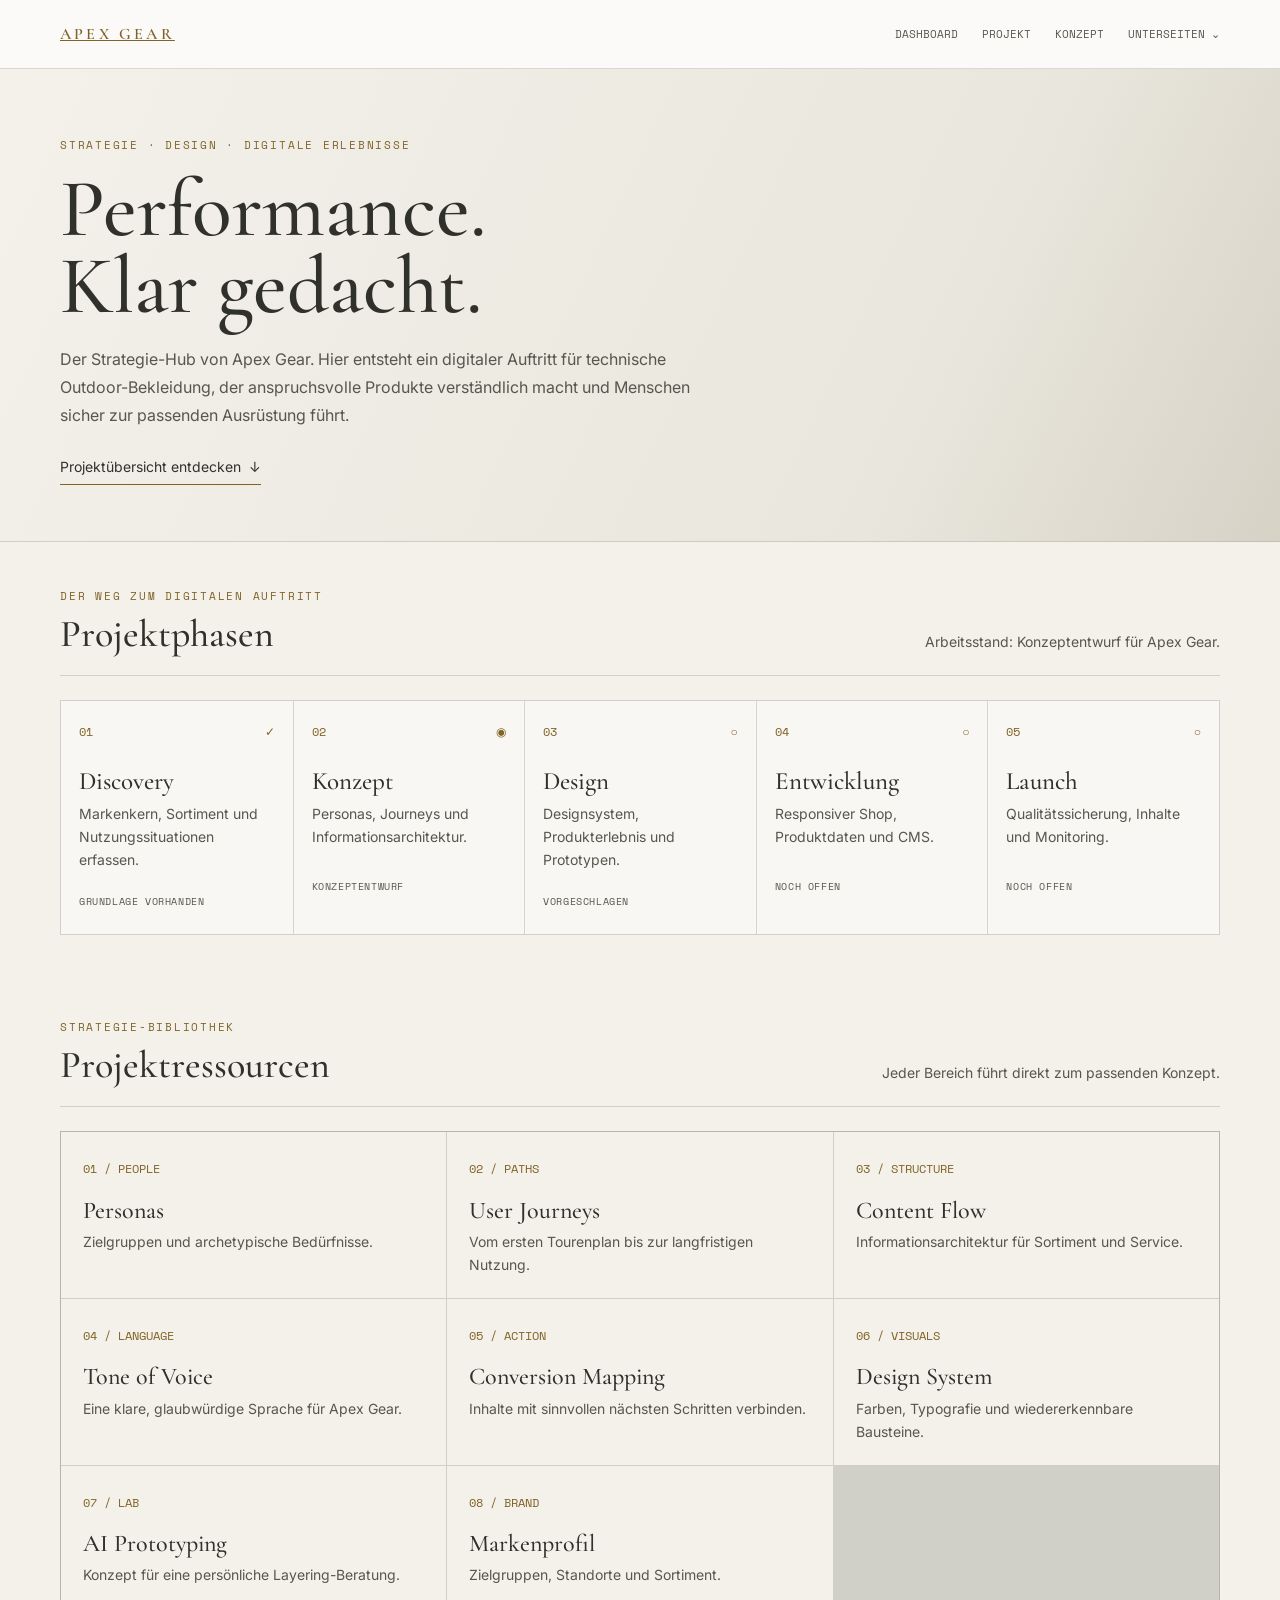
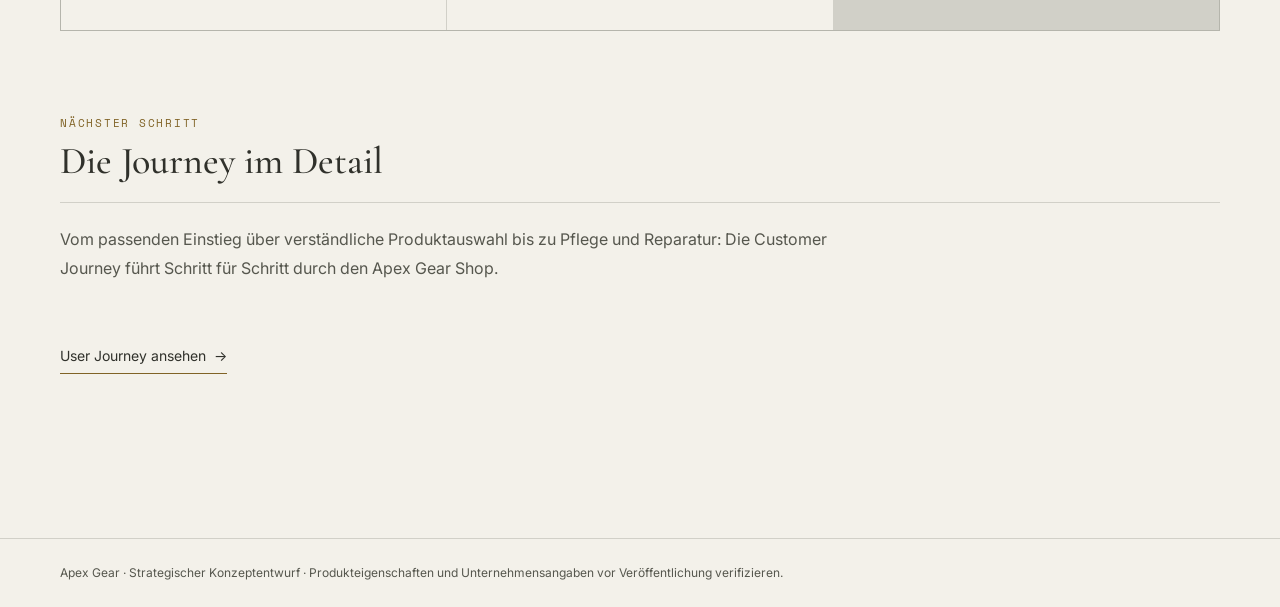
<file: index.html>
<!DOCTYPE html>
<html lang="de">
<head>
  <meta charset="UTF-8" />
  <meta name="viewport" content="width=device-width, initial-scale=1.0" />
  <meta name="robots" content="noindex, nofollow" />
  <title>Apex Gear | Strategie-Hub</title>
  <link rel="preconnect" href="https://fonts.googleapis.com" />
  <link rel="preconnect" href="https://fonts.gstatic.com" crossorigin />
  <link href="https://fonts.googleapis.com/css2?family=Cormorant+Garamond:wght@400;500;600;700&family=Inter:wght@400;500;600;700&family=Space+Mono:wght@400;700&display=swap" rel="stylesheet" />
  <link rel="stylesheet" href="style.css" />
</head>
<body>
  <header class="topbar" id="dashboard">
    <div class="wrap topbar-inner">
      <a class="brand" href="#dashboard">Apex Gear</a>
      <nav class="main-nav" aria-label="Hauptnavigation">
  <a href="index.html#dashboard">Dashboard</a>
  <a href="index.html#projektphasen">Projekt</a>
  <a href="index.html#ressourcen">Konzept</a>
  <details class="page-menu">
    <summary>Unterseiten</summary>
    <div class="page-menu-list">
      <a href="personas.html">Personas</a>
      <a href="user-journeys.html">User Journeys</a>
      <a href="content-flow.html">Content Flow</a>
      <a href="tone-of-voice.html">Tone of Voice</a>
      <a href="conversion-mapping.html">Conversion Mapping</a>
      <a href="design-system.html">Design System</a>
      <a href="ai-prototyping.html">AI Prototyping</a>
      <a href="markenprofil.html">Markenprofil</a>
    </div>
  </details>
</nav>
    </div>
  </header>
  <section class="hero hub-hero">
    <div class="wrap">
      <p class="eyebrow">Strategie · Design · digitale Erlebnisse</p>
      <h1>Performance.<br />Klar gedacht.</h1>
      <p class="intro">Der Strategie-Hub von Apex Gear. Hier entsteht ein digitaler Auftritt für technische Outdoor-Bekleidung, der anspruchsvolle Produkte verständlich macht und Menschen sicher zur passenden Ausrüstung führt.</p>
      <a class="hero-link" href="#projektphasen">Projektübersicht entdecken&nbsp; ↓</a>
    </div>
  </section>
  <main class="wrap hub-main">
    <section class="hub-section" id="projektphasen" aria-labelledby="phases-title">
      <div class="section-head"><div><p class="eyebrow">Der Weg zum digitalen Auftritt</p><h2 id="phases-title">Projektphasen</h2></div><p class="section-note">Arbeitsstand: Konzeptentwurf für Apex Gear.</p></div>
      <div class="phase-grid">
        <article class="phase"><div class="phase-step"><span>01</span><span>✓</span></div><h3>Discovery</h3><p>Markenkern, Sortiment und Nutzungssituationen erfassen.</p><span class="phase-state">Grundlage vorhanden</span></article>
        <article class="phase"><div class="phase-step"><span>02</span><span>◉</span></div><h3>Konzept</h3><p>Personas, Journeys und Informationsarchitektur.</p><span class="phase-state">Konzeptentwurf</span></article>
        <article class="phase"><div class="phase-step"><span>03</span><span>○</span></div><h3>Design</h3><p>Designsystem, Produkterlebnis und Prototypen.</p><span class="phase-state">Vorgeschlagen</span></article>
        <article class="phase"><div class="phase-step"><span>04</span><span>○</span></div><h3>Entwicklung</h3><p>Responsiver Shop, Produktdaten und CMS.</p><span class="phase-state">Noch offen</span></article>
        <article class="phase"><div class="phase-step"><span>05</span><span>○</span></div><h3>Launch</h3><p>Qualitätssicherung, Inhalte und Monitoring.</p><span class="phase-state">Noch offen</span></article>
      </div>
    </section>
    <section class="hub-section" id="ressourcen" aria-labelledby="resources-title">
      <div class="section-head"><div><p class="eyebrow">Strategie-Bibliothek</p><h2 id="resources-title">Projektressourcen</h2></div><p class="section-note">Jeder Bereich führt direkt zum passenden Konzept.</p></div>
      <div class="resource-grid">
        <a class="resource-card" href="personas.html"><span class="resource-icon">01 / PEOPLE</span><h3>Personas</h3><p>Zielgruppen und archetypische Bedürfnisse.</p></a>
        <a class="resource-card" href="user-journeys.html"><span class="resource-icon">02 / PATHS</span><h3>User Journeys</h3><p>Vom ersten Tourenplan bis zur langfristigen Nutzung.</p></a>
        <a class="resource-card" href="content-flow.html"><span class="resource-icon">03 / STRUCTURE</span><h3>Content Flow</h3><p>Informationsarchitektur für Sortiment und Service.</p></a>
        <a class="resource-card" href="tone-of-voice.html"><span class="resource-icon">04 / LANGUAGE</span><h3>Tone of Voice</h3><p>Eine klare, glaubwürdige Sprache für Apex Gear.</p></a>
        <a class="resource-card" href="conversion-mapping.html"><span class="resource-icon">05 / ACTION</span><h3>Conversion Mapping</h3><p>Inhalte mit sinnvollen nächsten Schritten verbinden.</p></a>
        <a class="resource-card" href="design-system.html"><span class="resource-icon">06 / VISUALS</span><h3>Design System</h3><p>Farben, Typografie und wiedererkennbare Bausteine.</p></a>
        <a class="resource-card" href="ai-prototyping.html"><span class="resource-icon">07 / LAB</span><h3>AI Prototyping</h3><p>Konzept für eine persönliche Layering-Beratung.</p></a>
        <a class="resource-card" href="markenprofil.html"><span class="resource-icon">08 / BRAND</span><h3>Markenprofil</h3><p>Zielgruppen, Standorte und Sortiment.</p></a>
      </div>
    </section>
    <section class="hub-section" aria-labelledby="journey-title">
      <div class="section-head"><div><p class="eyebrow">Nächster Schritt</p><h2 id="journey-title">Die Journey im Detail</h2></div></div>
      <p class="company-intro">Vom passenden Einstieg über verständliche Produktauswahl bis zu Pflege und Reparatur: Die Customer Journey führt Schritt für Schritt durch den Apex Gear Shop.</p>
      <a class="hero-link" href="user-journeys.html">User Journey ansehen&nbsp; →</a>
    </section>
  </main>
  <footer class="site-footer"><div class="wrap">Apex Gear · Strategischer Konzeptentwurf · Produkteigenschaften und Unternehmensangaben vor Veröffentlichung verifizieren.</div></footer>
</body>
</html>
</file>
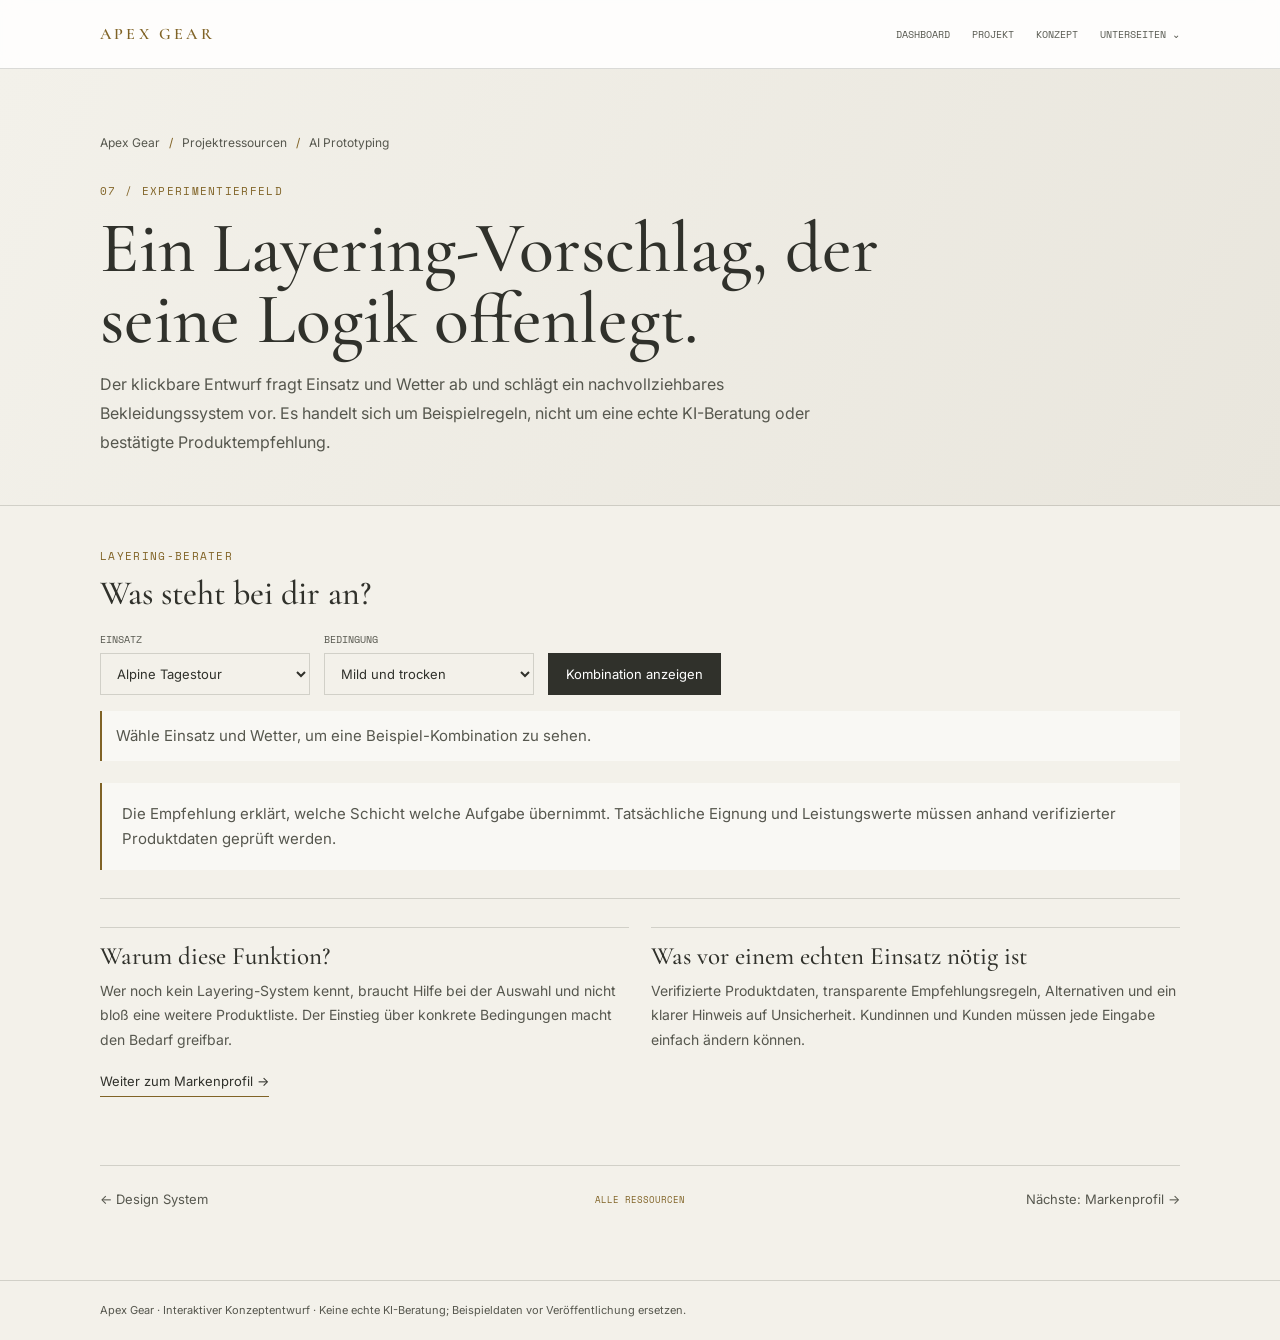
<file: ai-prototyping.html>
<!DOCTYPE html>
<html lang="de">
<head>
  <meta charset="UTF-8" /><meta name="viewport" content="width=device-width, initial-scale=1.0" /><meta name="robots" content="noindex, nofollow" />
  <title>AI Prototyping | Apex Gear</title><link rel="preconnect" href="https://fonts.googleapis.com" /><link rel="preconnect" href="https://fonts.gstatic.com" crossorigin />
  <link href="https://fonts.googleapis.com/css2?family=Cormorant+Garamond:wght@400;500;600;700&family=Inter:wght@400;500;600;700&family=Space+Mono:wght@400;700&display=swap" rel="stylesheet" /><link rel="stylesheet" href="detail.css" />
</head>
<body>
  <header class="topbar"><div class="wrap topbar-inner"><a class="brand" href="index.html#dashboard">Apex Gear</a><nav class="main-nav" aria-label="Hauptnavigation">
  <a href="index.html#dashboard">Dashboard</a>
  <a href="index.html#projektphasen">Projekt</a>
  <a href="index.html#ressourcen">Konzept</a>
  <details class="page-menu">
    <summary>Unterseiten</summary>
    <div class="page-menu-list">
      <a href="personas.html">Personas</a>
      <a href="user-journeys.html">User Journeys</a>
      <a href="content-flow.html">Content Flow</a>
      <a href="tone-of-voice.html">Tone of Voice</a>
      <a href="conversion-mapping.html">Conversion Mapping</a>
      <a href="design-system.html">Design System</a>
      <a href="ai-prototyping.html">AI Prototyping</a>
      <a href="markenprofil.html">Markenprofil</a>
    </div>
  </details>
</nav></div></header>
  <section class="hero"><div class="wrap"><p class="breadcrumb"><a href="index.html#dashboard">Apex Gear</a><span>/</span><a href="index.html#ressourcen">Projektressourcen</a><span>/</span>AI Prototyping</p><p class="eyebrow">07 / Experimentierfeld</p><h1>Ein Layering-Vorschlag, der seine Logik offenlegt.</h1><p class="lead">Der klickbare Entwurf fragt Einsatz und Wetter ab und schlägt ein nachvollziehbares Bekleidungssystem vor. Es handelt sich um Beispielregeln, nicht um eine echte KI-Beratung oder bestätigte Produktempfehlung.</p></div></section>
  <main class="wrap">
    <section class="content-section"><div class="section-heading"><div><p class="eyebrow">Layering-Berater</p><h2>Was steht bei dir an?</h2></div></div><form class="prototype-form" id="layering-form">
      <label for="activity">Einsatz<select id="activity" name="activity"><option value="tour">Alpine Tagestour</option><option value="trekking">Mehrtagestrekking</option><option value="travel">Reise und Alltag</option></select></label>
      <label for="weather">Bedingung<select id="weather" name="weather"><option value="mild">Mild und trocken</option><option value="changeable">Wechselhaft</option><option value="cold">Kalt und windig</option></select></label>
      <button type="submit">Kombination anzeigen</button>
    </form><p class="prototype-result" id="prototype-result" aria-live="polite">Wähle Einsatz und Wetter, um eine Beispiel-Kombination zu sehen.</p><div class="callout">Die Empfehlung erklärt, welche Schicht welche Aufgabe übernimmt. Tatsächliche Eignung und Leistungswerte müssen anhand verifizierter Produktdaten geprüft werden.</div></section>
    <section class="content-section"><div class="columns two"><article class="info-block"><h3>Warum diese Funktion?</h3><p>Wer noch kein Layering-System kennt, braucht Hilfe bei der Auswahl und nicht bloß eine weitere Produktliste. Der Einstieg über konkrete Bedingungen macht den Bedarf greifbar.</p></article><article class="info-block"><h3>Was vor einem echten Einsatz nötig ist</h3><p>Verifizierte Produktdaten, transparente Empfehlungsregeln, Alternativen und ein klarer Hinweis auf Unsicherheit. Kundinnen und Kunden müssen jede Eingabe einfach ändern können.</p></article></div><a class="text-link" href="markenprofil.html">Weiter zum Markenprofil →</a></section>
    <nav class="resource-nav" aria-label="Ressourcennavigation"><a href="design-system.html">← Design System</a><a class="all" href="index.html#ressourcen">Alle Ressourcen</a><a class="next" href="markenprofil.html">Nächste: Markenprofil →</a></nav>
  </main><footer><div class="wrap">Apex Gear · Interaktiver Konzeptentwurf · Keine echte KI-Beratung; Beispieldaten vor Veröffentlichung ersetzen.</div></footer>
  <script>
    const layeringForm = document.getElementById('layering-form');
    const layeringResult = document.getElementById('prototype-result');
    layeringForm.addEventListener('submit', (event) => {
      event.preventDefault();
      const activity = document.getElementById('activity').value;
      const weather = document.getElementById('weather').value;
      const baseLayer = activity === 'travel' ? 'Meridian Travel Jacket' : 'Apex Merino 180';
      const midLayer = weather === 'cold' ? 'Ridge Grid Fleece' : 'leichte Isolationsschicht nach Bedarf';
      const shell = weather === 'changeable' || weather === 'cold' ? 'Eiger Shell 3L' : 'Shell nur bei Wetterumschwung ergänzen';
      const trip = activity === 'trekking' ? 'Für Mehrtagestrekking' : activity === 'travel' ? 'Für Reise und Alltag' : 'Für die alpine Tagestour';
      layeringResult.textContent = `${trip}: ${baseLayer} als Basis, ${midLayer} und ${shell}. Konzeptvorschlag; tatsächliche Produkteignung bitte anhand verifizierter Produktdaten prüfen.`;
    });
  </script>
</body>
</html>
</file>
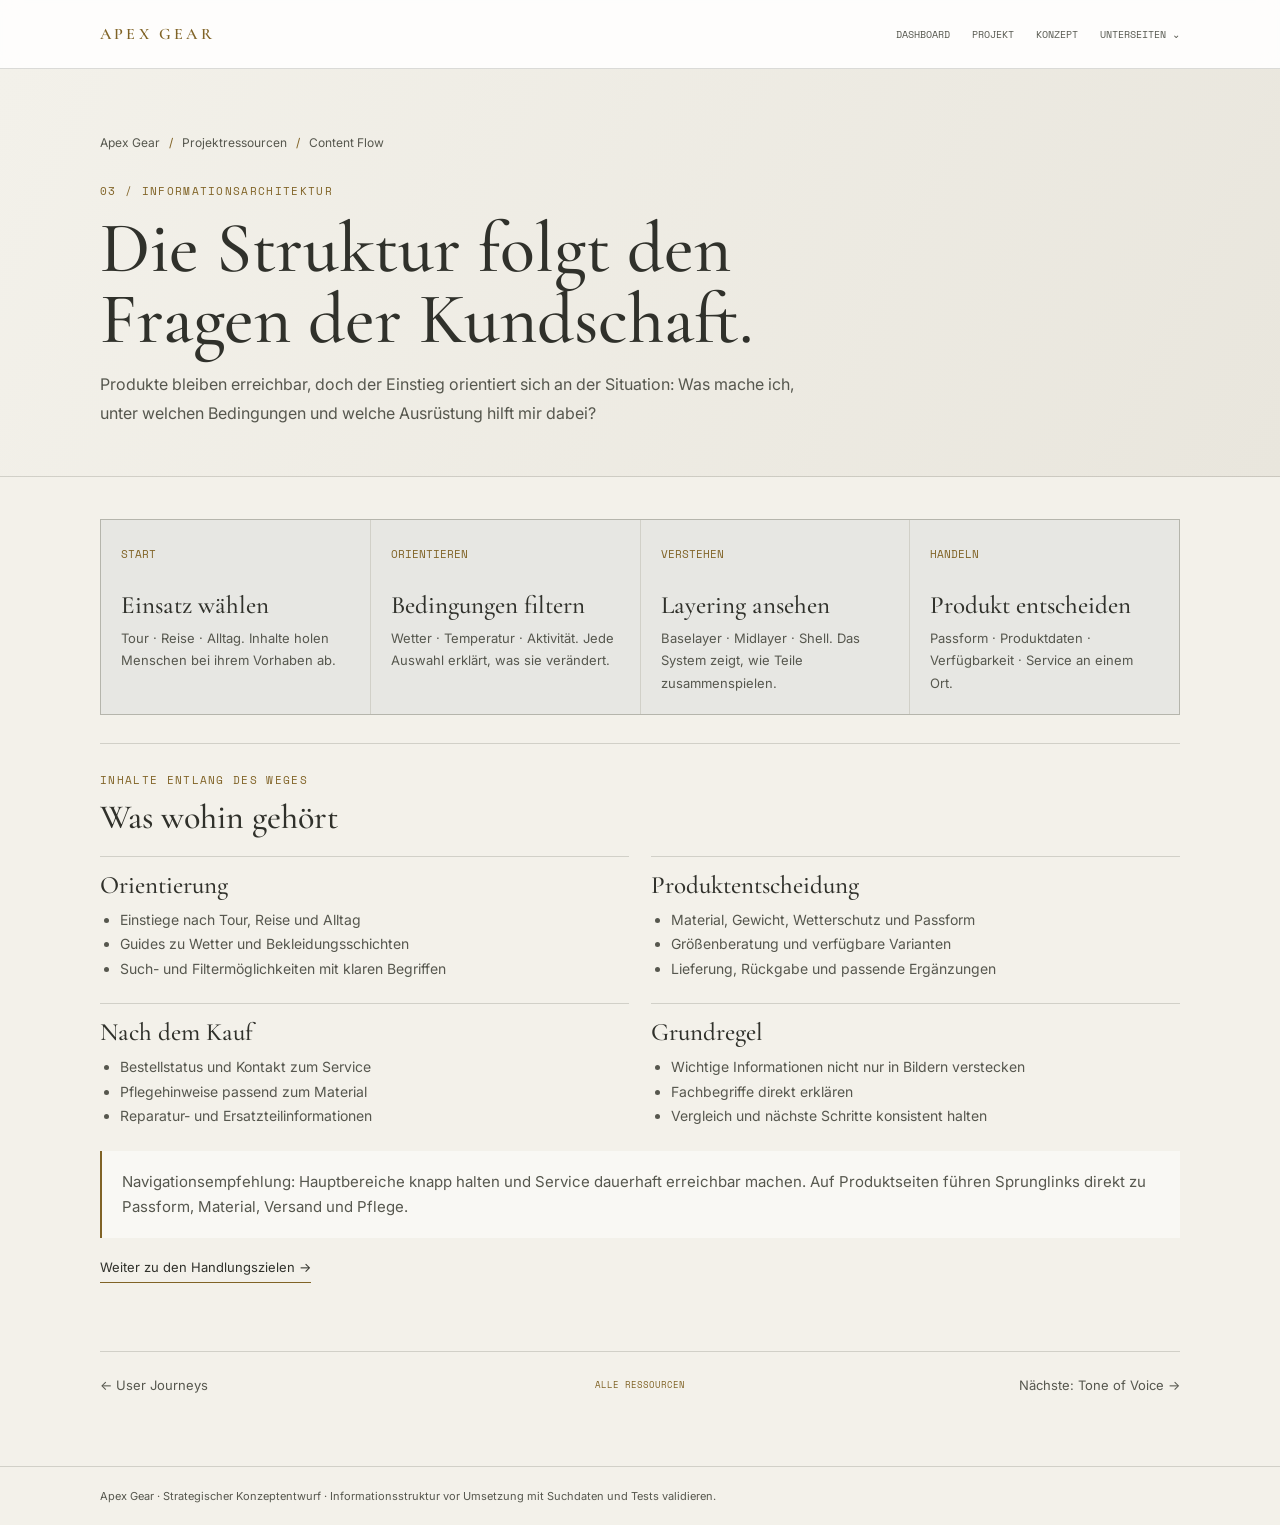
<file: content-flow.html>
<!DOCTYPE html>
<html lang="de">
<head>
  <meta charset="UTF-8" /><meta name="viewport" content="width=device-width, initial-scale=1.0" /><meta name="robots" content="noindex, nofollow" />
  <title>Content Flow | Apex Gear</title><link rel="preconnect" href="https://fonts.googleapis.com" /><link rel="preconnect" href="https://fonts.gstatic.com" crossorigin />
  <link href="https://fonts.googleapis.com/css2?family=Cormorant+Garamond:wght@400;500;600;700&family=Inter:wght@400;500;600;700&family=Space+Mono:wght@400;700&display=swap" rel="stylesheet" /><link rel="stylesheet" href="detail.css" />
</head>
<body>
  <header class="topbar"><div class="wrap topbar-inner"><a class="brand" href="index.html#dashboard">Apex Gear</a><nav class="main-nav" aria-label="Hauptnavigation">
  <a href="index.html#dashboard">Dashboard</a>
  <a href="index.html#projektphasen">Projekt</a>
  <a href="index.html#ressourcen">Konzept</a>
  <details class="page-menu">
    <summary>Unterseiten</summary>
    <div class="page-menu-list">
      <a href="personas.html">Personas</a>
      <a href="user-journeys.html">User Journeys</a>
      <a href="content-flow.html">Content Flow</a>
      <a href="tone-of-voice.html">Tone of Voice</a>
      <a href="conversion-mapping.html">Conversion Mapping</a>
      <a href="design-system.html">Design System</a>
      <a href="ai-prototyping.html">AI Prototyping</a>
      <a href="markenprofil.html">Markenprofil</a>
    </div>
  </details>
</nav></div></header>
  <section class="hero"><div class="wrap"><p class="breadcrumb"><a href="index.html#dashboard">Apex Gear</a><span>/</span><a href="index.html#ressourcen">Projektressourcen</a><span>/</span>Content Flow</p><p class="eyebrow">03 / Informationsarchitektur</p><h1>Die Struktur folgt den Fragen der Kundschaft.</h1><p class="lead">Produkte bleiben erreichbar, doch der Einstieg orientiert sich an der Situation: Was mache ich, unter welchen Bedingungen und welche Ausrüstung hilft mir dabei?</p></div></section>
  <main class="wrap">
    <section class="content-section"><div class="step-grid">
      <article class="step"><span class="step-number">START</span><h3>Einsatz wählen</h3><p>Tour · Reise · Alltag. Inhalte holen Menschen bei ihrem Vorhaben ab.</p></article>
      <article class="step"><span class="step-number">ORIENTIEREN</span><h3>Bedingungen filtern</h3><p>Wetter · Temperatur · Aktivität. Jede Auswahl erklärt, was sie verändert.</p></article>
      <article class="step"><span class="step-number">VERSTEHEN</span><h3>Layering ansehen</h3><p>Baselayer · Midlayer · Shell. Das System zeigt, wie Teile zusammenspielen.</p></article>
      <article class="step"><span class="step-number">HANDELN</span><h3>Produkt entscheiden</h3><p>Passform · Produktdaten · Verfügbarkeit · Service an einem Ort.</p></article>
    </div></section>
    <section class="content-section"><div class="section-heading"><div><p class="eyebrow">Inhalte entlang des Weges</p><h2>Was wohin gehört</h2></div></div><div class="columns two">
      <article class="info-block"><h3>Orientierung</h3><ul><li>Einstiege nach Tour, Reise und Alltag</li><li>Guides zu Wetter und Bekleidungsschichten</li><li>Such- und Filtermöglichkeiten mit klaren Begriffen</li></ul></article>
      <article class="info-block"><h3>Produktentscheidung</h3><ul><li>Material, Gewicht, Wetterschutz und Passform</li><li>Größenberatung und verfügbare Varianten</li><li>Lieferung, Rückgabe und passende Ergänzungen</li></ul></article>
      <article class="info-block"><h3>Nach dem Kauf</h3><ul><li>Bestellstatus und Kontakt zum Service</li><li>Pflegehinweise passend zum Material</li><li>Reparatur- und Ersatzteilinformationen</li></ul></article>
      <article class="info-block"><h3>Grundregel</h3><ul><li>Wichtige Informationen nicht nur in Bildern verstecken</li><li>Fachbegriffe direkt erklären</li><li>Vergleich und nächste Schritte konsistent halten</li></ul></article>
    </div><div class="callout">Navigationsempfehlung: Hauptbereiche knapp halten und Service dauerhaft erreichbar machen. Auf Produktseiten führen Sprunglinks direkt zu Passform, Material, Versand und Pflege.</div><a class="text-link" href="conversion-mapping.html">Weiter zu den Handlungszielen →</a></section>
    <nav class="resource-nav" aria-label="Ressourcennavigation"><a href="user-journeys.html">← User Journeys</a><a class="all" href="index.html#ressourcen">Alle Ressourcen</a><a class="next" href="tone-of-voice.html">Nächste: Tone of Voice →</a></nav>
  </main><footer><div class="wrap">Apex Gear · Strategischer Konzeptentwurf · Informationsstruktur vor Umsetzung mit Suchdaten und Tests validieren.</div></footer>
</body>
</html>
</file>
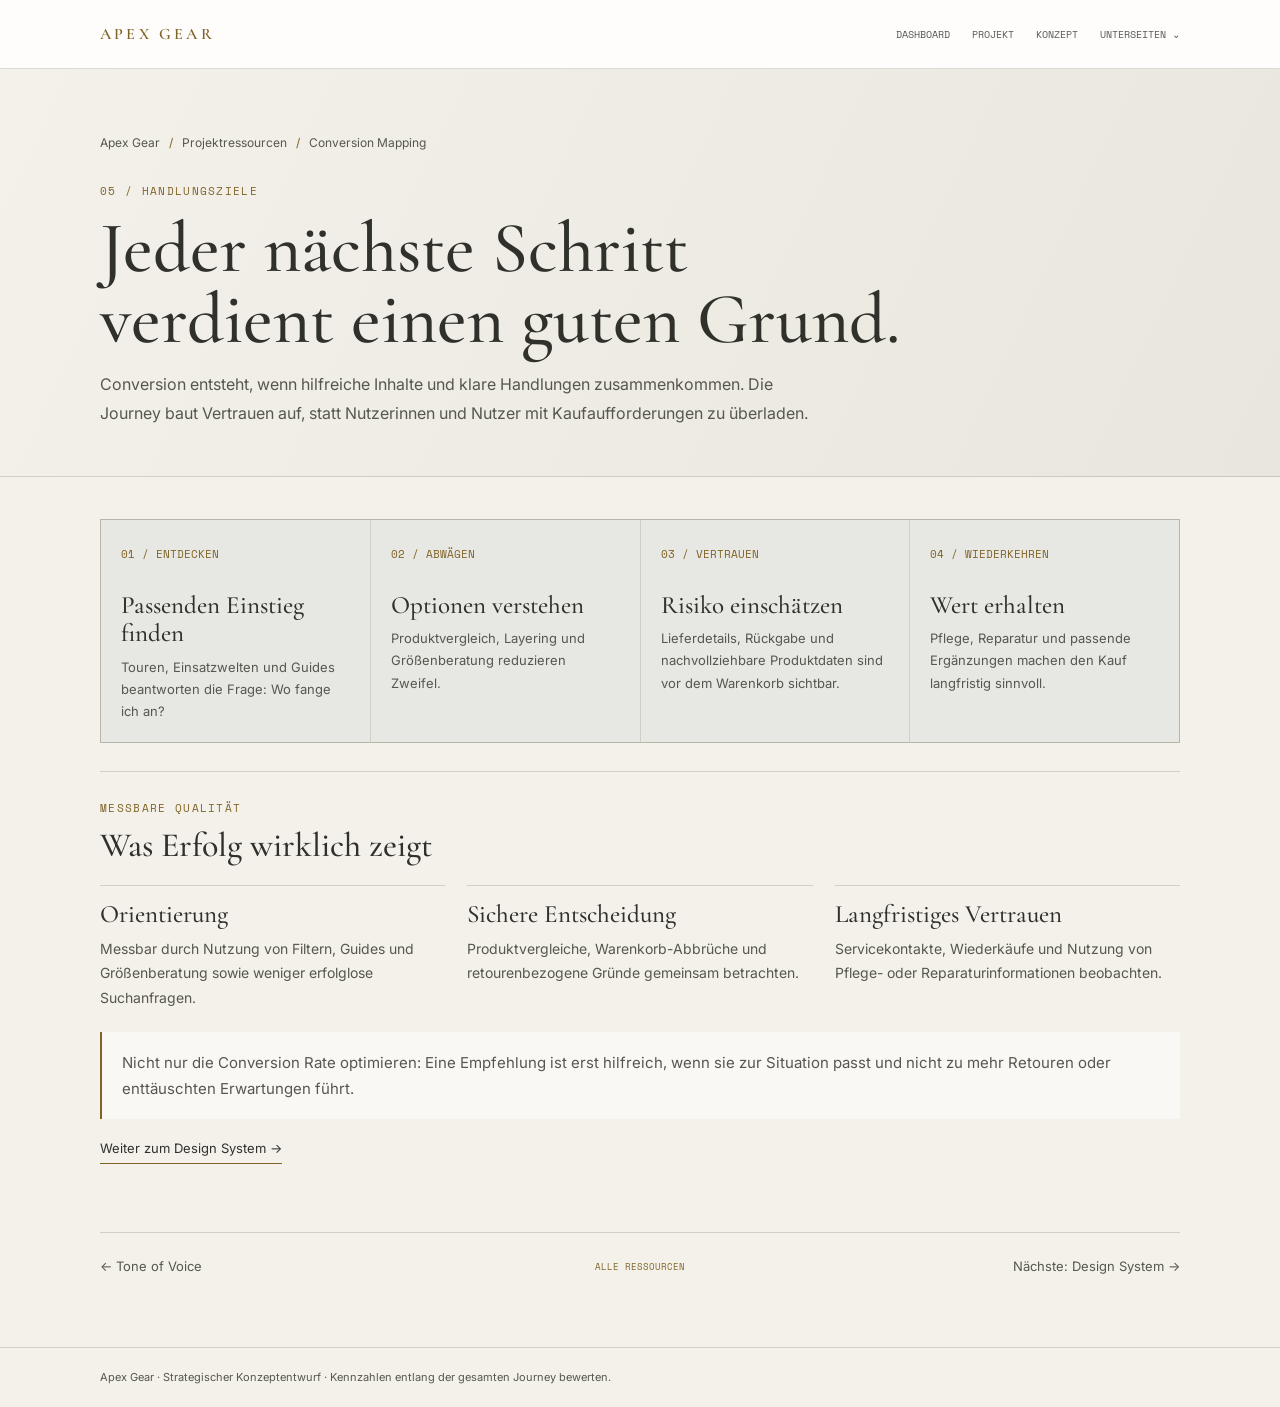
<file: conversion-mapping.html>
<!DOCTYPE html>
<html lang="de">
<head>
  <meta charset="UTF-8" /><meta name="viewport" content="width=device-width, initial-scale=1.0" /><meta name="robots" content="noindex, nofollow" />
  <title>Conversion Mapping | Apex Gear</title><link rel="preconnect" href="https://fonts.googleapis.com" /><link rel="preconnect" href="https://fonts.gstatic.com" crossorigin />
  <link href="https://fonts.googleapis.com/css2?family=Cormorant+Garamond:wght@400;500;600;700&family=Inter:wght@400;500;600;700&family=Space+Mono:wght@400;700&display=swap" rel="stylesheet" /><link rel="stylesheet" href="detail.css" />
</head>
<body>
  <header class="topbar"><div class="wrap topbar-inner"><a class="brand" href="index.html#dashboard">Apex Gear</a><nav class="main-nav" aria-label="Hauptnavigation">
  <a href="index.html#dashboard">Dashboard</a>
  <a href="index.html#projektphasen">Projekt</a>
  <a href="index.html#ressourcen">Konzept</a>
  <details class="page-menu">
    <summary>Unterseiten</summary>
    <div class="page-menu-list">
      <a href="personas.html">Personas</a>
      <a href="user-journeys.html">User Journeys</a>
      <a href="content-flow.html">Content Flow</a>
      <a href="tone-of-voice.html">Tone of Voice</a>
      <a href="conversion-mapping.html">Conversion Mapping</a>
      <a href="design-system.html">Design System</a>
      <a href="ai-prototyping.html">AI Prototyping</a>
      <a href="markenprofil.html">Markenprofil</a>
    </div>
  </details>
</nav></div></header>
  <section class="hero"><div class="wrap"><p class="breadcrumb"><a href="index.html#dashboard">Apex Gear</a><span>/</span><a href="index.html#ressourcen">Projektressourcen</a><span>/</span>Conversion Mapping</p><p class="eyebrow">05 / Handlungsziele</p><h1>Jeder nächste Schritt verdient einen guten Grund.</h1><p class="lead">Conversion entsteht, wenn hilfreiche Inhalte und klare Handlungen zusammenkommen. Die Journey baut Vertrauen auf, statt Nutzerinnen und Nutzer mit Kaufaufforderungen zu überladen.</p></div></section>
  <main class="wrap">
    <section class="content-section"><div class="step-grid">
      <article class="step"><span class="step-number">01 / ENTDECKEN</span><h3>Passenden Einstieg finden</h3><p>Touren, Einsatzwelten und Guides beantworten die Frage: Wo fange ich an?</p></article>
      <article class="step"><span class="step-number">02 / ABWÄGEN</span><h3>Optionen verstehen</h3><p>Produktvergleich, Layering und Größenberatung reduzieren Zweifel.</p></article>
      <article class="step"><span class="step-number">03 / VERTRAUEN</span><h3>Risiko einschätzen</h3><p>Lieferdetails, Rückgabe und nachvollziehbare Produktdaten sind vor dem Warenkorb sichtbar.</p></article>
      <article class="step"><span class="step-number">04 / WIEDERKEHREN</span><h3>Wert erhalten</h3><p>Pflege, Reparatur und passende Ergänzungen machen den Kauf langfristig sinnvoll.</p></article>
    </div></section>
    <section class="content-section"><div class="section-heading"><div><p class="eyebrow">Messbare Qualität</p><h2>Was Erfolg wirklich zeigt</h2></div></div><div class="columns">
      <article class="info-block"><h3>Orientierung</h3><p>Messbar durch Nutzung von Filtern, Guides und Größenberatung sowie weniger erfolglose Suchanfragen.</p></article>
      <article class="info-block"><h3>Sichere Entscheidung</h3><p>Produktvergleiche, Warenkorb-Abbrüche und retourenbezogene Gründe gemeinsam betrachten.</p></article>
      <article class="info-block"><h3>Langfristiges Vertrauen</h3><p>Servicekontakte, Wiederkäufe und Nutzung von Pflege- oder Reparaturinformationen beobachten.</p></article>
    </div><div class="callout">Nicht nur die Conversion Rate optimieren: Eine Empfehlung ist erst hilfreich, wenn sie zur Situation passt und nicht zu mehr Retouren oder enttäuschten Erwartungen führt.</div><a class="text-link" href="design-system.html">Weiter zum Design System →</a></section>
    <nav class="resource-nav" aria-label="Ressourcennavigation"><a href="tone-of-voice.html">← Tone of Voice</a><a class="all" href="index.html#ressourcen">Alle Ressourcen</a><a class="next" href="design-system.html">Nächste: Design System →</a></nav>
  </main><footer><div class="wrap">Apex Gear · Strategischer Konzeptentwurf · Kennzahlen entlang der gesamten Journey bewerten.</div></footer>
</body>
</html>
</file>
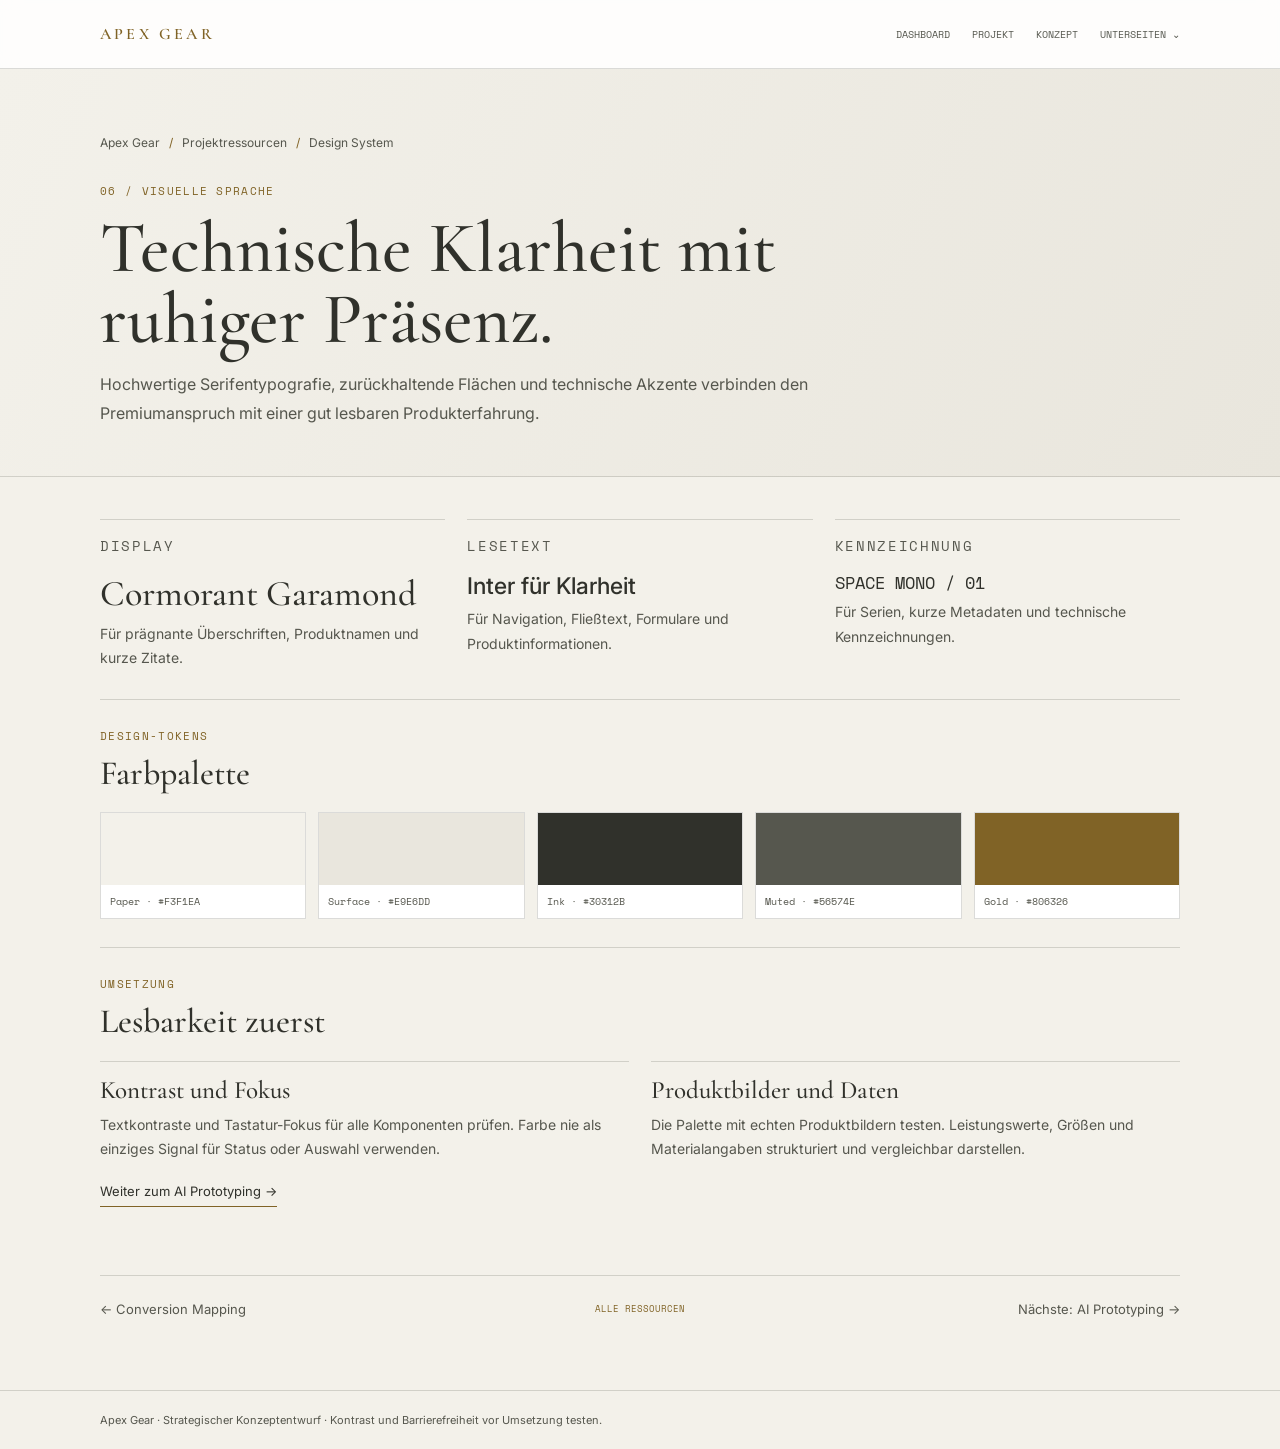
<file: design-system.html>
<!DOCTYPE html>
<html lang="de">
<head>
  <meta charset="UTF-8" /><meta name="viewport" content="width=device-width, initial-scale=1.0" /><meta name="robots" content="noindex, nofollow" />
  <title>Design System | Apex Gear</title><link rel="preconnect" href="https://fonts.googleapis.com" /><link rel="preconnect" href="https://fonts.gstatic.com" crossorigin />
  <link href="https://fonts.googleapis.com/css2?family=Cormorant+Garamond:wght@400;500;600;700&family=Inter:wght@400;500;600;700&family=Space+Mono:wght@400;700&display=swap" rel="stylesheet" /><link rel="stylesheet" href="detail.css" />
</head>
<body>
  <header class="topbar"><div class="wrap topbar-inner"><a class="brand" href="index.html#dashboard">Apex Gear</a><nav class="main-nav" aria-label="Hauptnavigation">
  <a href="index.html#dashboard">Dashboard</a>
  <a href="index.html#projektphasen">Projekt</a>
  <a href="index.html#ressourcen">Konzept</a>
  <details class="page-menu">
    <summary>Unterseiten</summary>
    <div class="page-menu-list">
      <a href="personas.html">Personas</a>
      <a href="user-journeys.html">User Journeys</a>
      <a href="content-flow.html">Content Flow</a>
      <a href="tone-of-voice.html">Tone of Voice</a>
      <a href="conversion-mapping.html">Conversion Mapping</a>
      <a href="design-system.html">Design System</a>
      <a href="ai-prototyping.html">AI Prototyping</a>
      <a href="markenprofil.html">Markenprofil</a>
    </div>
  </details>
</nav></div></header>
  <section class="hero"><div class="wrap"><p class="breadcrumb"><a href="index.html#dashboard">Apex Gear</a><span>/</span><a href="index.html#ressourcen">Projektressourcen</a><span>/</span>Design System</p><p class="eyebrow">06 / Visuelle Sprache</p><h1>Technische Klarheit mit ruhiger Präsenz.</h1><p class="lead">Hochwertige Serifentypografie, zurückhaltende Flächen und technische Akzente verbinden den Premiumanspruch mit einer gut lesbaren Produkterfahrung.</p></div></section>
  <main class="wrap">
    <section class="content-section"><div class="columns">
      <article class="info-block"><p class="label">Display</p><h3 style="font-family:'Cormorant Garamond',serif;font-size:36px">Cormorant Garamond</h3><p>Für prägnante Überschriften, Produktnamen und kurze Zitate.</p></article>
      <article class="info-block"><p class="label">Lesetext</p><h3 style="font-family:Inter,sans-serif;font-size:23px">Inter für Klarheit</h3><p>Für Navigation, Fließtext, Formulare und Produktinformationen.</p></article>
      <article class="info-block"><p class="label">Kennzeichnung</p><h3 style="font-family:'Space Mono',monospace;font-size:17px">SPACE MONO / 01</h3><p>Für Serien, kurze Metadaten und technische Kennzeichnungen.</p></article>
    </div></section>
    <section class="content-section"><div class="section-heading"><div><p class="eyebrow">Design-Tokens</p><h2>Farbpalette</h2></div></div><div class="swatches">
      <div class="swatch"><div class="swatch-color" style="--swatch:#f3f1ea"></div><p>Paper · #F3F1EA</p></div><div class="swatch"><div class="swatch-color" style="--swatch:#e9e6dd"></div><p>Surface · #E9E6DD</p></div><div class="swatch"><div class="swatch-color" style="--swatch:#30312b"></div><p>Ink · #30312B</p></div><div class="swatch"><div class="swatch-color" style="--swatch:#56574e"></div><p>Muted · #56574E</p></div><div class="swatch"><div class="swatch-color" style="--swatch:#806326"></div><p>Gold · #806326</p></div>
    </div></section>
    <section class="content-section"><div class="section-heading"><div><p class="eyebrow">Umsetzung</p><h2>Lesbarkeit zuerst</h2></div></div><div class="columns two"><article class="info-block"><h3>Kontrast und Fokus</h3><p>Textkontraste und Tastatur-Fokus für alle Komponenten prüfen. Farbe nie als einziges Signal für Status oder Auswahl verwenden.</p></article><article class="info-block"><h3>Produktbilder und Daten</h3><p>Die Palette mit echten Produktbildern testen. Leistungswerte, Größen und Materialangaben strukturiert und vergleichbar darstellen.</p></article></div><a class="text-link" href="ai-prototyping.html">Weiter zum AI Prototyping →</a></section>
    <nav class="resource-nav" aria-label="Ressourcennavigation"><a href="conversion-mapping.html">← Conversion Mapping</a><a class="all" href="index.html#ressourcen">Alle Ressourcen</a><a class="next" href="ai-prototyping.html">Nächste: AI Prototyping →</a></nav>
  </main><footer><div class="wrap">Apex Gear · Strategischer Konzeptentwurf · Kontrast und Barrierefreiheit vor Umsetzung testen.</div></footer>
</body>
</html>
</file>
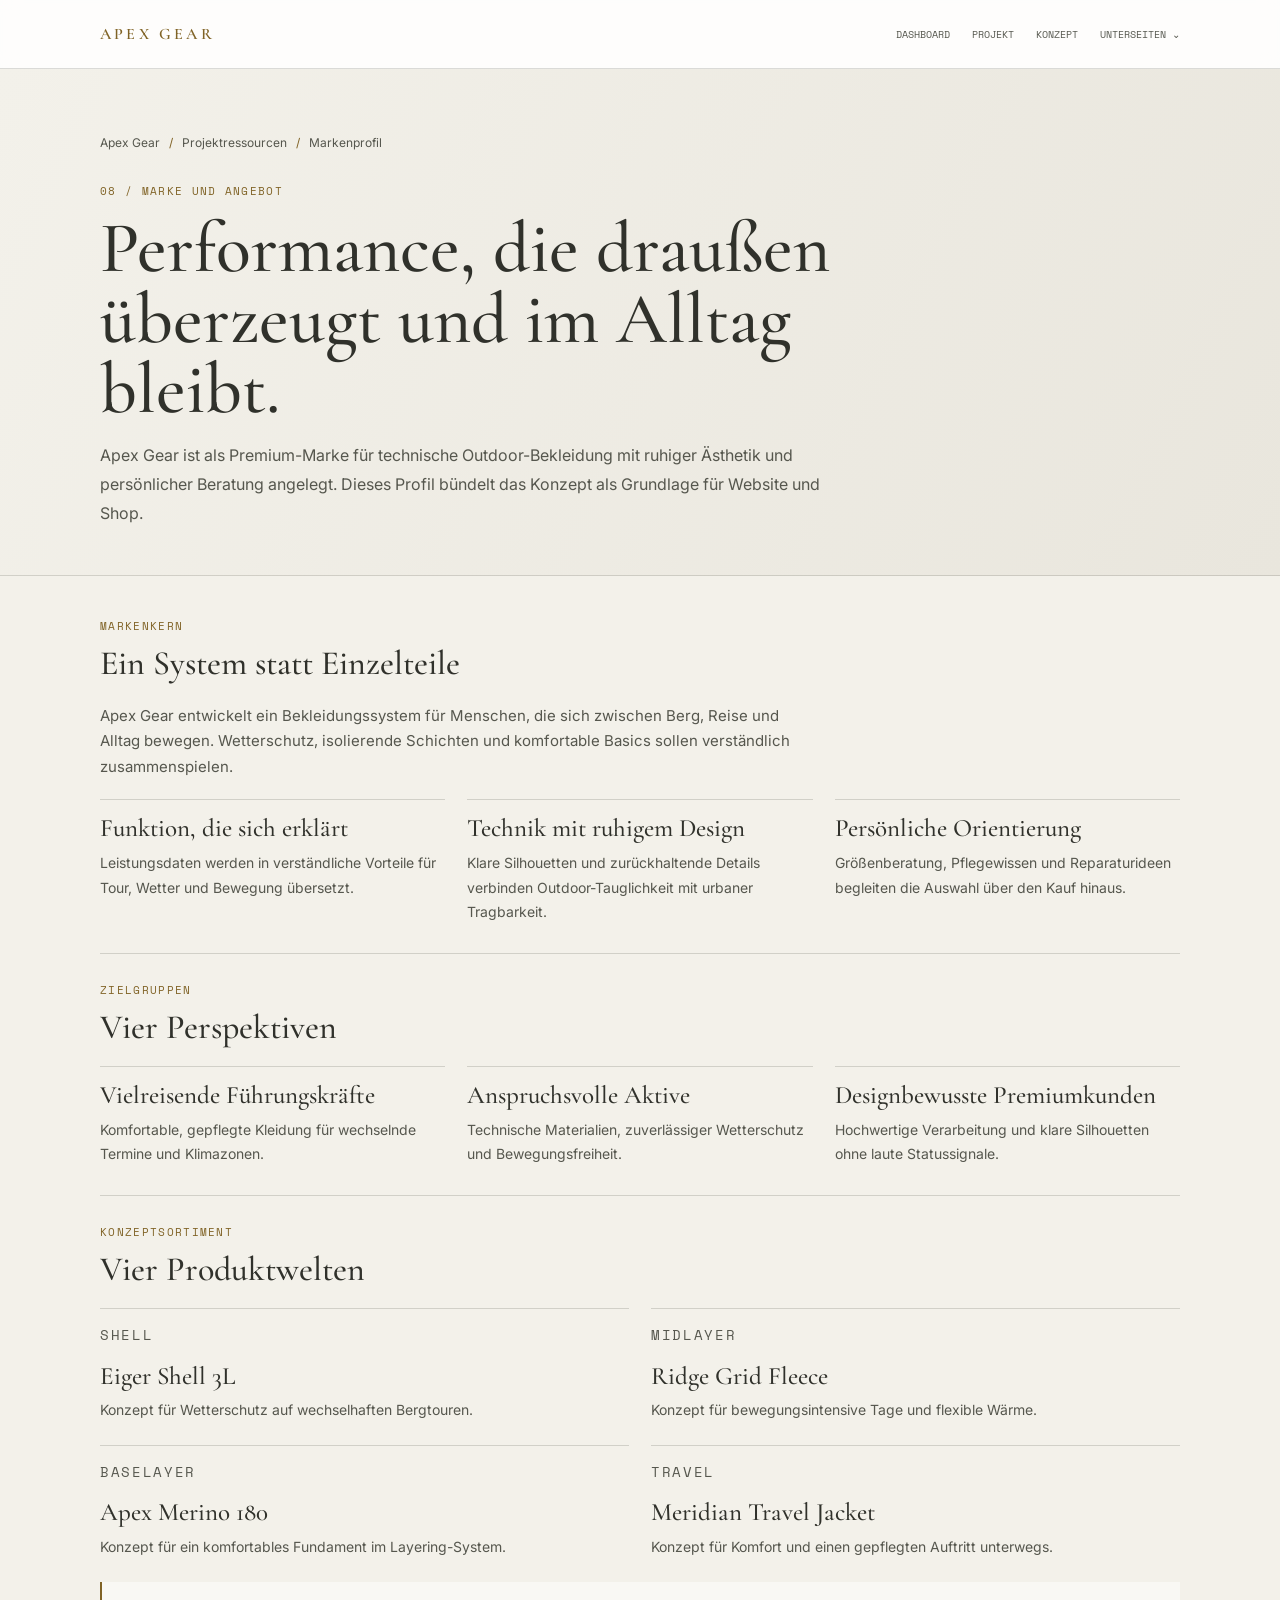
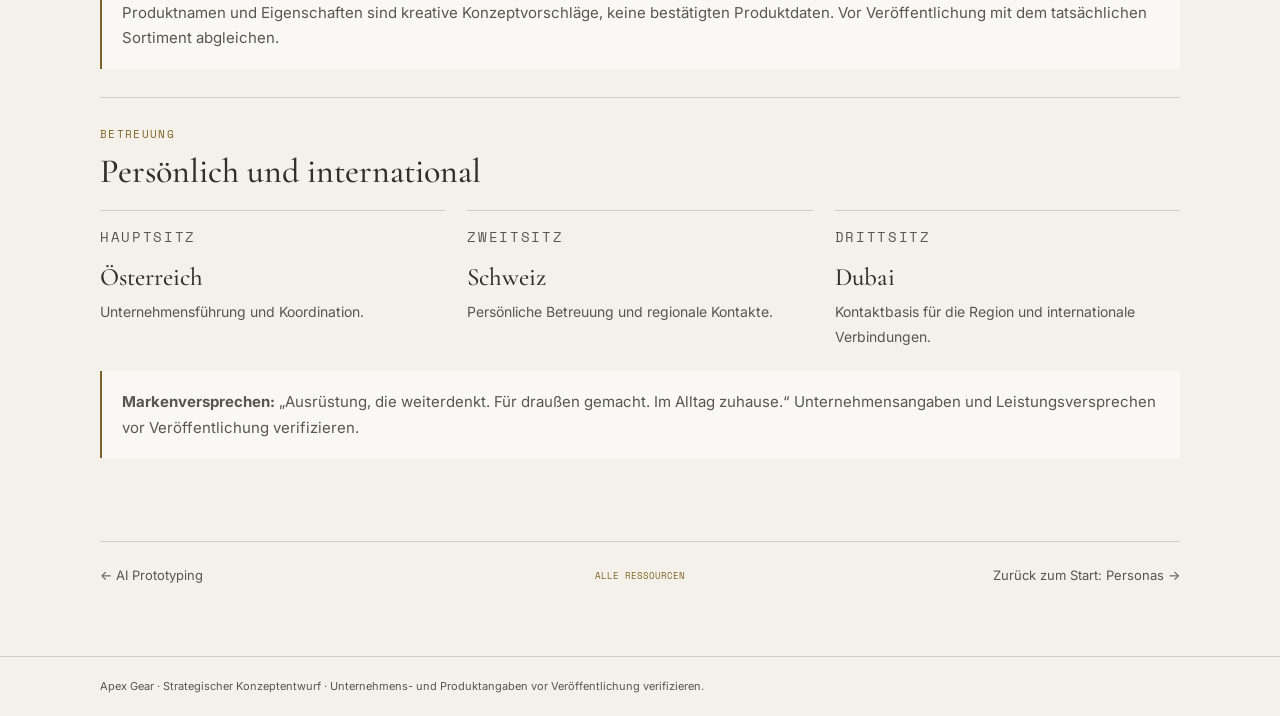
<file: markenprofil.html>
<!DOCTYPE html>
<html lang="de">
<head>
  <meta charset="UTF-8" /><meta name="viewport" content="width=device-width, initial-scale=1.0" /><meta name="robots" content="noindex, nofollow" />
  <title>Markenprofil | Apex Gear</title><link rel="preconnect" href="https://fonts.googleapis.com" /><link rel="preconnect" href="https://fonts.gstatic.com" crossorigin />
  <link href="https://fonts.googleapis.com/css2?family=Cormorant+Garamond:wght@400;500;600;700&family=Inter:wght@400;500;600;700&family=Space+Mono:wght@400;700&display=swap" rel="stylesheet" /><link rel="stylesheet" href="detail.css" />
</head>
<body>
  <header class="topbar"><div class="wrap topbar-inner"><a class="brand" href="index.html#dashboard">Apex Gear</a><nav class="main-nav" aria-label="Hauptnavigation">
  <a href="index.html#dashboard">Dashboard</a>
  <a href="index.html#projektphasen">Projekt</a>
  <a href="index.html#ressourcen">Konzept</a>
  <details class="page-menu">
    <summary>Unterseiten</summary>
    <div class="page-menu-list">
      <a href="personas.html">Personas</a>
      <a href="user-journeys.html">User Journeys</a>
      <a href="content-flow.html">Content Flow</a>
      <a href="tone-of-voice.html">Tone of Voice</a>
      <a href="conversion-mapping.html">Conversion Mapping</a>
      <a href="design-system.html">Design System</a>
      <a href="ai-prototyping.html">AI Prototyping</a>
      <a href="markenprofil.html">Markenprofil</a>
    </div>
  </details>
</nav></div></header>
  <section class="hero"><div class="wrap"><p class="breadcrumb"><a href="index.html#dashboard">Apex Gear</a><span>/</span><a href="index.html#ressourcen">Projektressourcen</a><span>/</span>Markenprofil</p><p class="eyebrow">08 / Marke und Angebot</p><h1>Performance, die draußen überzeugt und im Alltag bleibt.</h1><p class="lead">Apex Gear ist als Premium-Marke für technische Outdoor-Bekleidung mit ruhiger Ästhetik und persönlicher Beratung angelegt. Dieses Profil bündelt das Konzept als Grundlage für Website und Shop.</p></div></section>
  <main class="wrap">
    <section class="content-section"><div class="section-heading"><div><p class="eyebrow">Markenkern</p><h2>Ein System statt Einzelteile</h2></div></div><p class="section-intro">Apex Gear entwickelt ein Bekleidungssystem für Menschen, die sich zwischen Berg, Reise und Alltag bewegen. Wetterschutz, isolierende Schichten und komfortable Basics sollen verständlich zusammenspielen.</p><div class="columns">
      <article class="info-block"><h3>Funktion, die sich erklärt</h3><p>Leistungsdaten werden in verständliche Vorteile für Tour, Wetter und Bewegung übersetzt.</p></article><article class="info-block"><h3>Technik mit ruhigem Design</h3><p>Klare Silhouetten und zurückhaltende Details verbinden Outdoor-Tauglichkeit mit urbaner Tragbarkeit.</p></article><article class="info-block"><h3>Persönliche Orientierung</h3><p>Größenberatung, Pflegewissen und Reparaturideen begleiten die Auswahl über den Kauf hinaus.</p></article>
    </div></section>
    <section class="content-section"><div class="section-heading"><div><p class="eyebrow">Zielgruppen</p><h2>Vier Perspektiven</h2></div></div><div class="columns">
      <article class="info-block"><h3>Vielreisende Führungskräfte</h3><p>Komfortable, gepflegte Kleidung für wechselnde Termine und Klimazonen.</p></article><article class="info-block"><h3>Anspruchsvolle Aktive</h3><p>Technische Materialien, zuverlässiger Wetterschutz und Bewegungsfreiheit.</p></article><article class="info-block"><h3>Designbewusste Premiumkunden</h3><p>Hochwertige Verarbeitung und klare Silhouetten ohne laute Statussignale.</p></article>
    </div></section>
    <section class="content-section"><div class="section-heading"><div><p class="eyebrow">Konzeptsortiment</p><h2>Vier Produktwelten</h2></div></div><div class="columns two">
      <article class="info-block"><p class="label">Shell</p><h3>Eiger Shell 3L</h3><p>Konzept für Wetterschutz auf wechselhaften Bergtouren.</p></article><article class="info-block"><p class="label">Midlayer</p><h3>Ridge Grid Fleece</h3><p>Konzept für bewegungsintensive Tage und flexible Wärme.</p></article><article class="info-block"><p class="label">Baselayer</p><h3>Apex Merino 180</h3><p>Konzept für ein komfortables Fundament im Layering-System.</p></article><article class="info-block"><p class="label">Travel</p><h3>Meridian Travel Jacket</h3><p>Konzept für Komfort und einen gepflegten Auftritt unterwegs.</p></article>
    </div><div class="callout">Produktnamen und Eigenschaften sind kreative Konzeptvorschläge, keine bestätigten Produktdaten. Vor Veröffentlichung mit dem tatsächlichen Sortiment abgleichen.</div></section>
    <section class="content-section"><div class="section-heading"><div><p class="eyebrow">Betreuung</p><h2>Persönlich und international</h2></div></div><div class="columns"><article class="info-block"><p class="label">Hauptsitz</p><h3>Österreich</h3><p>Unternehmensführung und Koordination.</p></article><article class="info-block"><p class="label">Zweitsitz</p><h3>Schweiz</h3><p>Persönliche Betreuung und regionale Kontakte.</p></article><article class="info-block"><p class="label">Drittsitz</p><h3>Dubai</h3><p>Kontaktbasis für die Region und internationale Verbindungen.</p></article></div><p class="callout"><strong>Markenversprechen:</strong> „Ausrüstung, die weiterdenkt. Für draußen gemacht. Im Alltag zuhause.“ Unternehmensangaben und Leistungsversprechen vor Veröffentlichung verifizieren.</p></section>
    <nav class="resource-nav" aria-label="Ressourcennavigation"><a href="ai-prototyping.html">← AI Prototyping</a><a class="all" href="index.html#ressourcen">Alle Ressourcen</a><a class="next" href="personas.html">Zurück zum Start: Personas →</a></nav>
  </main><footer><div class="wrap">Apex Gear · Strategischer Konzeptentwurf · Unternehmens- und Produktangaben vor Veröffentlichung verifizieren.</div></footer>
</body>
</html>
</file>
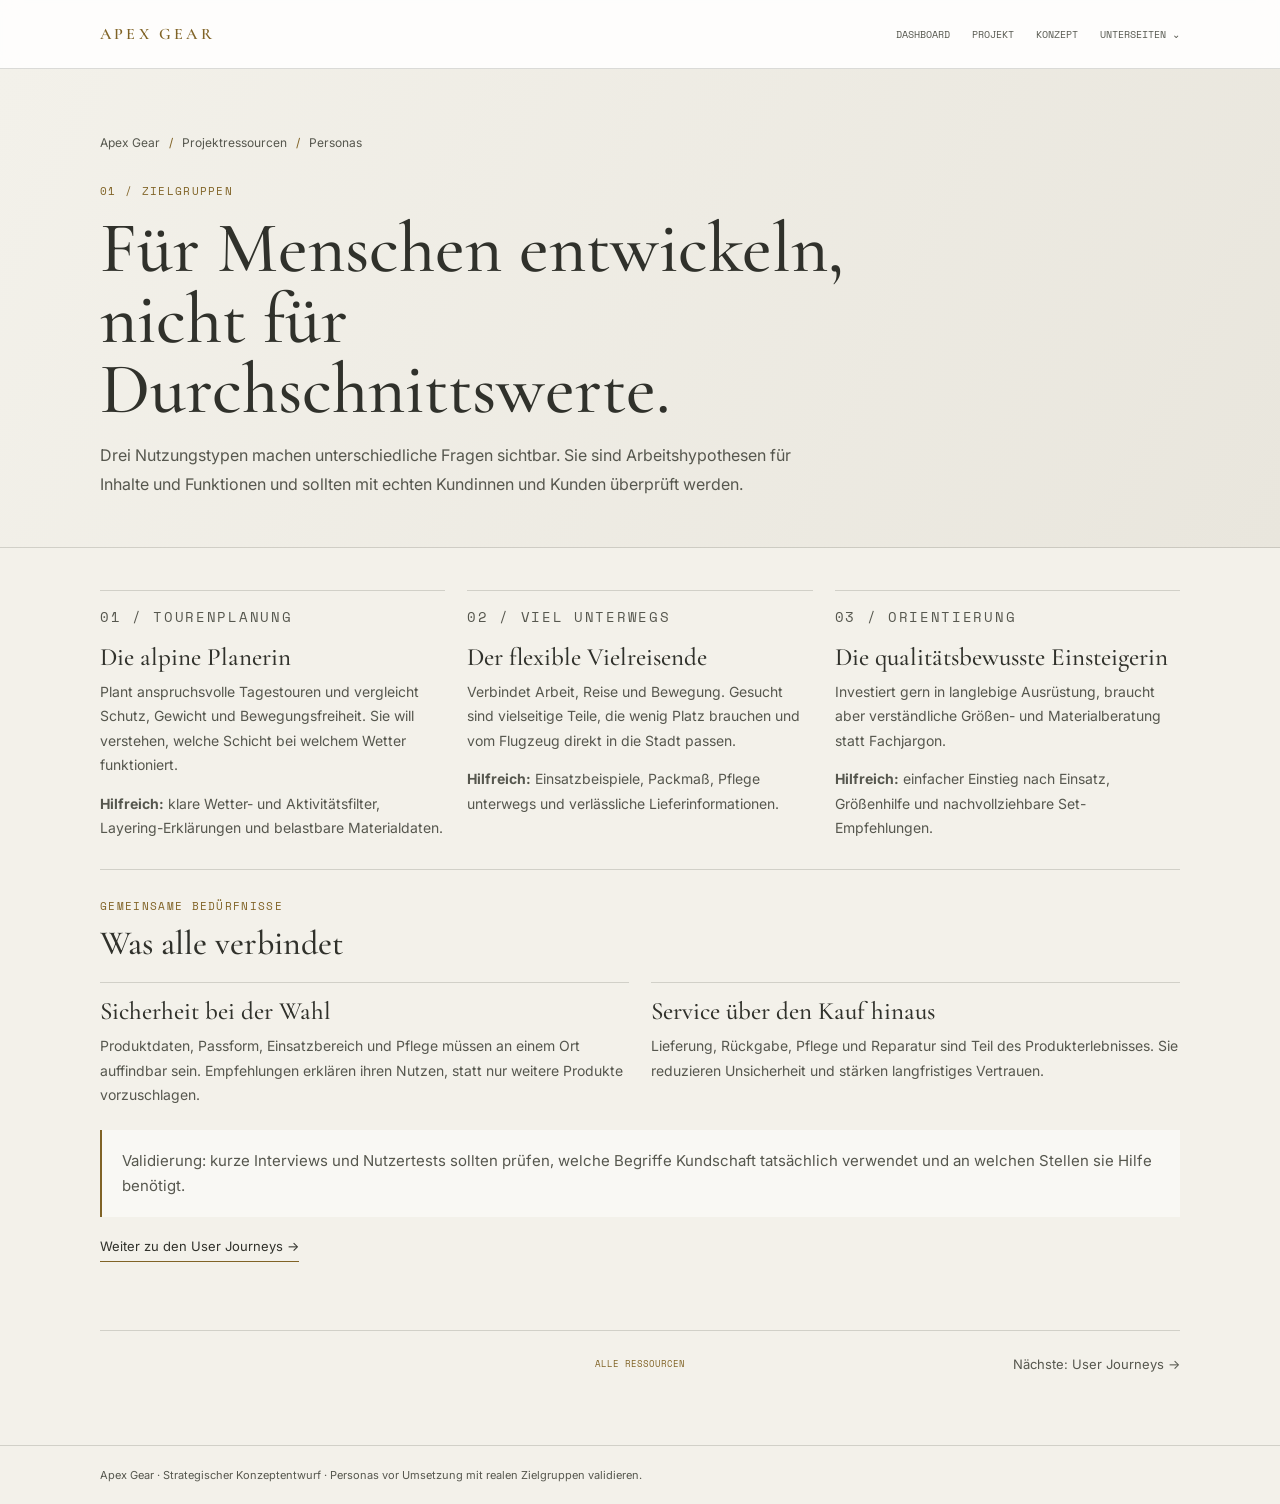
<file: personas.html>
<!DOCTYPE html>
<html lang="de">
<head>
  <meta charset="UTF-8" />
  <meta name="viewport" content="width=device-width, initial-scale=1.0" />
  <meta name="robots" content="noindex, nofollow" />
  <title>Personas | Apex Gear</title>
  <link rel="preconnect" href="https://fonts.googleapis.com" />
  <link rel="preconnect" href="https://fonts.gstatic.com" crossorigin />
  <link href="https://fonts.googleapis.com/css2?family=Cormorant+Garamond:wght@400;500;600;700&family=Inter:wght@400;500;600;700&family=Space+Mono:wght@400;700&display=swap" rel="stylesheet" />
  <link rel="stylesheet" href="detail.css" />
</head>
<body>
  <header class="topbar"><div class="wrap topbar-inner"><a class="brand" href="index.html#dashboard">Apex Gear</a><nav class="main-nav" aria-label="Hauptnavigation">
  <a href="index.html#dashboard">Dashboard</a>
  <a href="index.html#projektphasen">Projekt</a>
  <a href="index.html#ressourcen">Konzept</a>
  <details class="page-menu">
    <summary>Unterseiten</summary>
    <div class="page-menu-list">
      <a href="personas.html">Personas</a>
      <a href="user-journeys.html">User Journeys</a>
      <a href="content-flow.html">Content Flow</a>
      <a href="tone-of-voice.html">Tone of Voice</a>
      <a href="conversion-mapping.html">Conversion Mapping</a>
      <a href="design-system.html">Design System</a>
      <a href="ai-prototyping.html">AI Prototyping</a>
      <a href="markenprofil.html">Markenprofil</a>
    </div>
  </details>
</nav></div></header>
  <section class="hero"><div class="wrap"><p class="breadcrumb"><a href="index.html#dashboard">Apex Gear</a><span>/</span><a href="index.html#ressourcen">Projektressourcen</a><span>/</span>Personas</p><p class="eyebrow">01 / Zielgruppen</p><h1>Für Menschen entwickeln, nicht für Durchschnittswerte.</h1><p class="lead">Drei Nutzungstypen machen unterschiedliche Fragen sichtbar. Sie sind Arbeitshypothesen für Inhalte und Funktionen und sollten mit echten Kundinnen und Kunden überprüft werden.</p></div></section>
  <main class="wrap">
    <section class="content-section"><div class="columns">
      <article class="info-block"><p class="label">01 / Tourenplanung</p><h3>Die alpine Planerin</h3><p>Plant anspruchsvolle Tagestouren und vergleicht Schutz, Gewicht und Bewegungsfreiheit. Sie will verstehen, welche Schicht bei welchem Wetter funktioniert.</p><p><strong>Hilfreich:</strong> klare Wetter- und Aktivitätsfilter, Layering-Erklärungen und belastbare Materialdaten.</p></article>
      <article class="info-block"><p class="label">02 / Viel unterwegs</p><h3>Der flexible Vielreisende</h3><p>Verbindet Arbeit, Reise und Bewegung. Gesucht sind vielseitige Teile, die wenig Platz brauchen und vom Flugzeug direkt in die Stadt passen.</p><p><strong>Hilfreich:</strong> Einsatzbeispiele, Packmaß, Pflege unterwegs und verlässliche Lieferinformationen.</p></article>
      <article class="info-block"><p class="label">03 / Orientierung</p><h3>Die qualitätsbewusste Einsteigerin</h3><p>Investiert gern in langlebige Ausrüstung, braucht aber verständliche Größen- und Materialberatung statt Fachjargon.</p><p><strong>Hilfreich:</strong> einfacher Einstieg nach Einsatz, Größenhilfe und nachvollziehbare Set-Empfehlungen.</p></article>
    </div></section>
    <section class="content-section"><div class="section-heading"><div><p class="eyebrow">Gemeinsame Bedürfnisse</p><h2>Was alle verbindet</h2></div></div><div class="columns two"><article class="info-block"><h3>Sicherheit bei der Wahl</h3><p>Produktdaten, Passform, Einsatzbereich und Pflege müssen an einem Ort auffindbar sein. Empfehlungen erklären ihren Nutzen, statt nur weitere Produkte vorzuschlagen.</p></article><article class="info-block"><h3>Service über den Kauf hinaus</h3><p>Lieferung, Rückgabe, Pflege und Reparatur sind Teil des Produkterlebnisses. Sie reduzieren Unsicherheit und stärken langfristiges Vertrauen.</p></article></div><div class="callout">Validierung: kurze Interviews und Nutzertests sollten prüfen, welche Begriffe Kundschaft tatsächlich verwendet und an welchen Stellen sie Hilfe benötigt.</div><a class="text-link" href="user-journeys.html">Weiter zu den User Journeys →</a></section>
    <nav class="resource-nav" aria-label="Ressourcennavigation"><span></span><a class="all" href="index.html#ressourcen">Alle Ressourcen</a><a class="next" href="user-journeys.html">Nächste: User Journeys →</a></nav>
  </main><footer><div class="wrap">Apex Gear · Strategischer Konzeptentwurf · Personas vor Umsetzung mit realen Zielgruppen validieren.</div></footer>
</body>
</html>
</file>
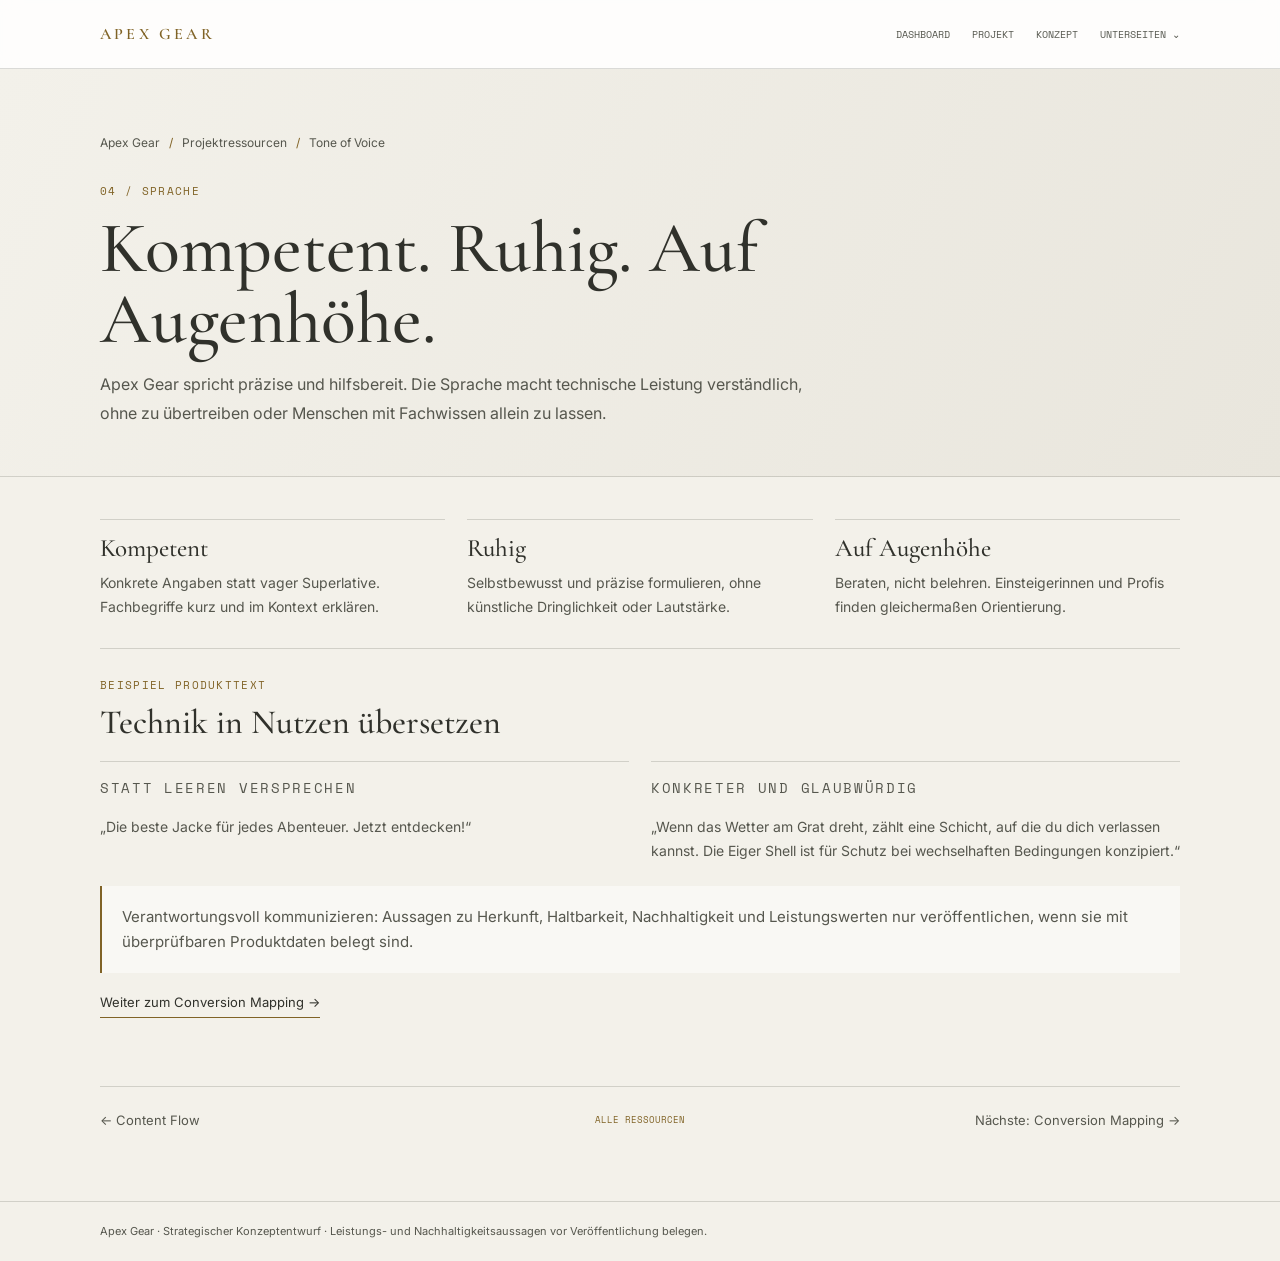
<file: tone-of-voice.html>
<!DOCTYPE html>
<html lang="de">
<head>
  <meta charset="UTF-8" /><meta name="viewport" content="width=device-width, initial-scale=1.0" /><meta name="robots" content="noindex, nofollow" />
  <title>Tone of Voice | Apex Gear</title><link rel="preconnect" href="https://fonts.googleapis.com" /><link rel="preconnect" href="https://fonts.gstatic.com" crossorigin />
  <link href="https://fonts.googleapis.com/css2?family=Cormorant+Garamond:wght@400;500;600;700&family=Inter:wght@400;500;600;700&family=Space+Mono:wght@400;700&display=swap" rel="stylesheet" /><link rel="stylesheet" href="detail.css" />
</head>
<body>
  <header class="topbar"><div class="wrap topbar-inner"><a class="brand" href="index.html#dashboard">Apex Gear</a><nav class="main-nav" aria-label="Hauptnavigation">
  <a href="index.html#dashboard">Dashboard</a>
  <a href="index.html#projektphasen">Projekt</a>
  <a href="index.html#ressourcen">Konzept</a>
  <details class="page-menu">
    <summary>Unterseiten</summary>
    <div class="page-menu-list">
      <a href="personas.html">Personas</a>
      <a href="user-journeys.html">User Journeys</a>
      <a href="content-flow.html">Content Flow</a>
      <a href="tone-of-voice.html">Tone of Voice</a>
      <a href="conversion-mapping.html">Conversion Mapping</a>
      <a href="design-system.html">Design System</a>
      <a href="ai-prototyping.html">AI Prototyping</a>
      <a href="markenprofil.html">Markenprofil</a>
    </div>
  </details>
</nav></div></header>
  <section class="hero"><div class="wrap"><p class="breadcrumb"><a href="index.html#dashboard">Apex Gear</a><span>/</span><a href="index.html#ressourcen">Projektressourcen</a><span>/</span>Tone of Voice</p><p class="eyebrow">04 / Sprache</p><h1>Kompetent. Ruhig. Auf Augenhöhe.</h1><p class="lead">Apex Gear spricht präzise und hilfsbereit. Die Sprache macht technische Leistung verständlich, ohne zu übertreiben oder Menschen mit Fachwissen allein zu lassen.</p></div></section>
  <main class="wrap">
    <section class="content-section"><div class="columns">
      <article class="info-block"><h3>Kompetent</h3><p>Konkrete Angaben statt vager Superlative. Fachbegriffe kurz und im Kontext erklären.</p></article>
      <article class="info-block"><h3>Ruhig</h3><p>Selbstbewusst und präzise formulieren, ohne künstliche Dringlichkeit oder Lautstärke.</p></article>
      <article class="info-block"><h3>Auf Augenhöhe</h3><p>Beraten, nicht belehren. Einsteigerinnen und Profis finden gleichermaßen Orientierung.</p></article>
    </div></section>
    <section class="content-section"><div class="section-heading"><div><p class="eyebrow">Beispiel Produkttext</p><h2>Technik in Nutzen übersetzen</h2></div></div><div class="columns two"><article class="info-block"><p class="label">Statt leeren Versprechen</p><p>„Die beste Jacke für jedes Abenteuer. Jetzt entdecken!“</p></article><article class="info-block"><p class="label">Konkreter und glaubwürdig</p><p>„Wenn das Wetter am Grat dreht, zählt eine Schicht, auf die du dich verlassen kannst. Die Eiger Shell ist für Schutz bei wechselhaften Bedingungen konzipiert.“</p></article></div><div class="callout">Verantwortungsvoll kommunizieren: Aussagen zu Herkunft, Haltbarkeit, Nachhaltigkeit und Leistungswerten nur veröffentlichen, wenn sie mit überprüfbaren Produktdaten belegt sind.</div><a class="text-link" href="conversion-mapping.html">Weiter zum Conversion Mapping →</a></section>
    <nav class="resource-nav" aria-label="Ressourcennavigation"><a href="content-flow.html">← Content Flow</a><a class="all" href="index.html#ressourcen">Alle Ressourcen</a><a class="next" href="conversion-mapping.html">Nächste: Conversion Mapping →</a></nav>
  </main><footer><div class="wrap">Apex Gear · Strategischer Konzeptentwurf · Leistungs- und Nachhaltigkeitsaussagen vor Veröffentlichung belegen.</div></footer>
</body>
</html>
</file>
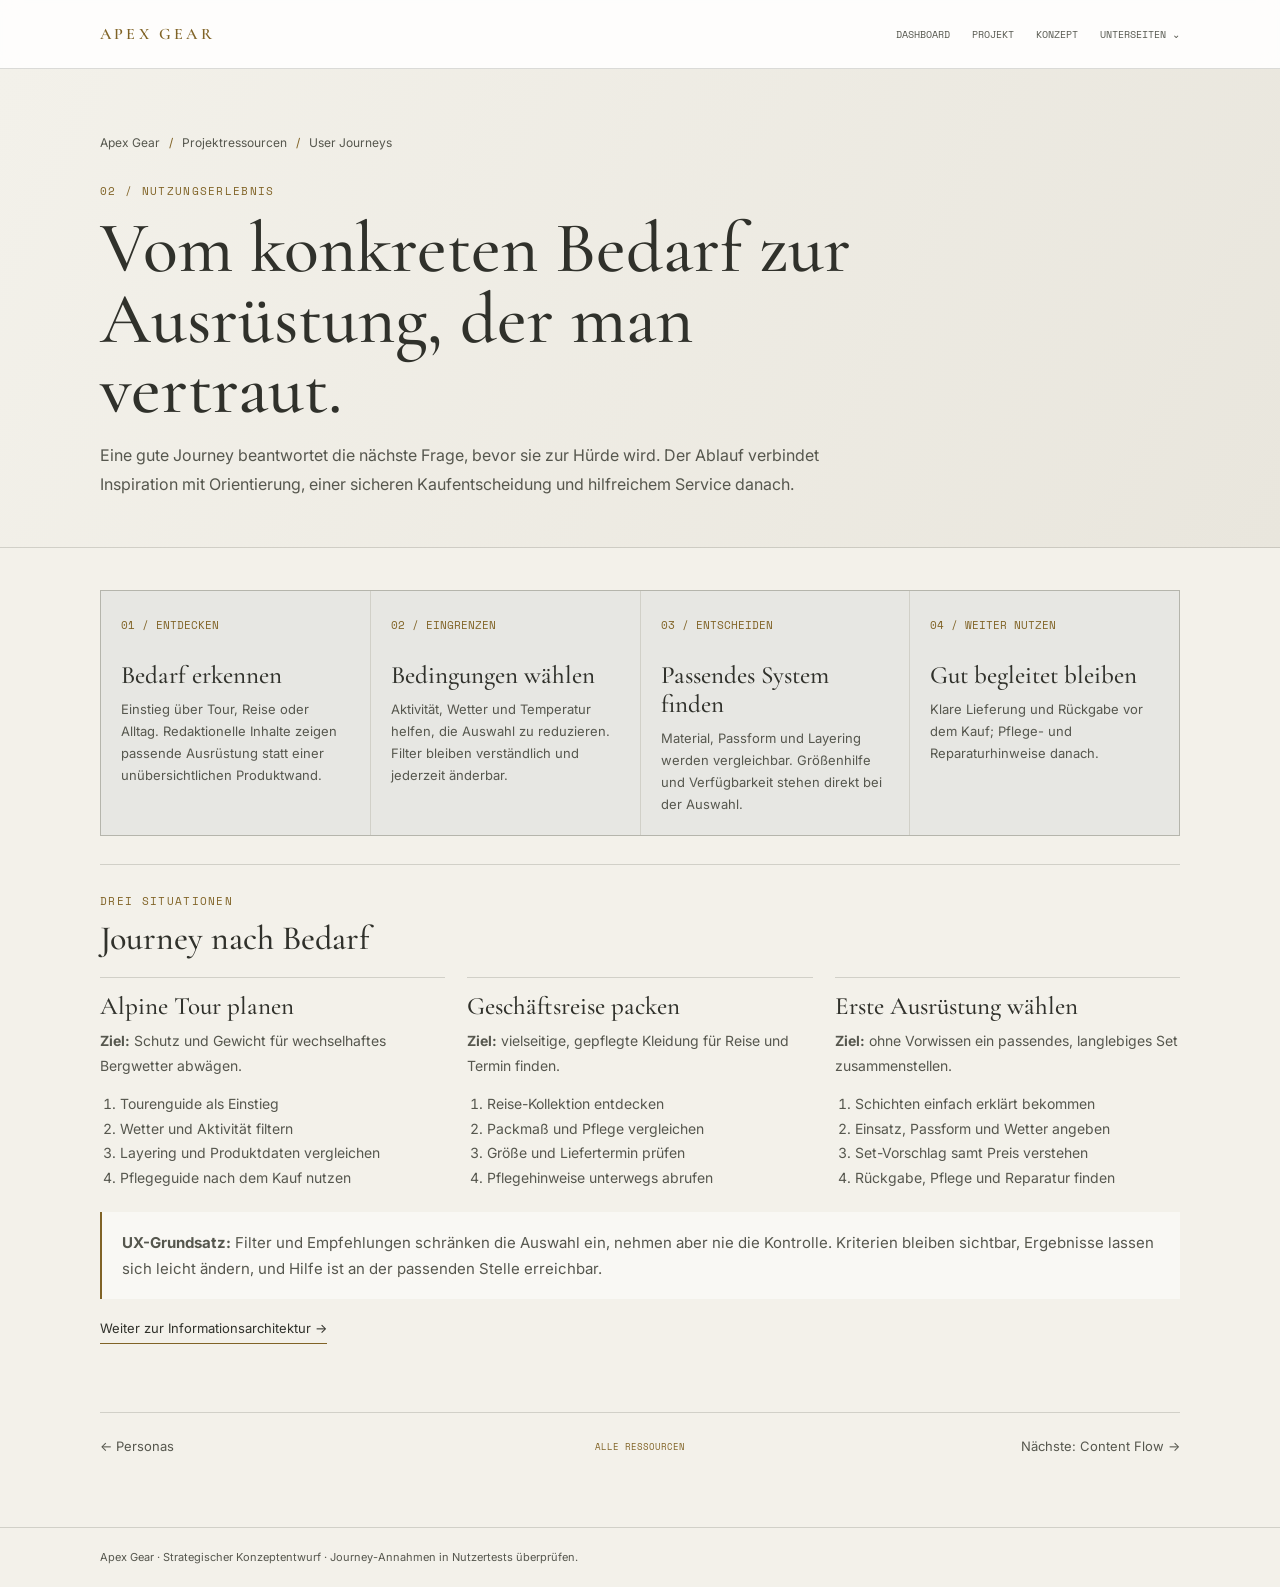
<file: user-journeys.html>
<!DOCTYPE html>
<html lang="de">
<head>
  <meta charset="UTF-8" /><meta name="viewport" content="width=device-width, initial-scale=1.0" /><meta name="robots" content="noindex, nofollow" />
  <title>User Journeys | Apex Gear</title>
  <link rel="preconnect" href="https://fonts.googleapis.com" /><link rel="preconnect" href="https://fonts.gstatic.com" crossorigin />
  <link href="https://fonts.googleapis.com/css2?family=Cormorant+Garamond:wght@400;500;600;700&family=Inter:wght@400;500;600;700&family=Space+Mono:wght@400;700&display=swap" rel="stylesheet" /><link rel="stylesheet" href="detail.css" />
</head>
<body>
  <header class="topbar"><div class="wrap topbar-inner"><a class="brand" href="index.html#dashboard">Apex Gear</a><nav class="main-nav" aria-label="Hauptnavigation">
  <a href="index.html#dashboard">Dashboard</a>
  <a href="index.html#projektphasen">Projekt</a>
  <a href="index.html#ressourcen">Konzept</a>
  <details class="page-menu">
    <summary>Unterseiten</summary>
    <div class="page-menu-list">
      <a href="personas.html">Personas</a>
      <a href="user-journeys.html">User Journeys</a>
      <a href="content-flow.html">Content Flow</a>
      <a href="tone-of-voice.html">Tone of Voice</a>
      <a href="conversion-mapping.html">Conversion Mapping</a>
      <a href="design-system.html">Design System</a>
      <a href="ai-prototyping.html">AI Prototyping</a>
      <a href="markenprofil.html">Markenprofil</a>
    </div>
  </details>
</nav></div></header>
  <section class="hero"><div class="wrap"><p class="breadcrumb"><a href="index.html#dashboard">Apex Gear</a><span>/</span><a href="index.html#ressourcen">Projektressourcen</a><span>/</span>User Journeys</p><p class="eyebrow">02 / Nutzungserlebnis</p><h1>Vom konkreten Bedarf zur Ausrüstung, der man vertraut.</h1><p class="lead">Eine gute Journey beantwortet die nächste Frage, bevor sie zur Hürde wird. Der Ablauf verbindet Inspiration mit Orientierung, einer sicheren Kaufentscheidung und hilfreichem Service danach.</p></div></section>
  <main class="wrap">
    <section class="content-section"><div class="step-grid">
      <article class="step"><span class="step-number">01 / ENTDECKEN</span><h3>Bedarf erkennen</h3><p>Einstieg über Tour, Reise oder Alltag. Redaktionelle Inhalte zeigen passende Ausrüstung statt einer unübersichtlichen Produktwand.</p></article>
      <article class="step"><span class="step-number">02 / EINGRENZEN</span><h3>Bedingungen wählen</h3><p>Aktivität, Wetter und Temperatur helfen, die Auswahl zu reduzieren. Filter bleiben verständlich und jederzeit änderbar.</p></article>
      <article class="step"><span class="step-number">03 / ENTSCHEIDEN</span><h3>Passendes System finden</h3><p>Material, Passform und Layering werden vergleichbar. Größenhilfe und Verfügbarkeit stehen direkt bei der Auswahl.</p></article>
      <article class="step"><span class="step-number">04 / WEITER NUTZEN</span><h3>Gut begleitet bleiben</h3><p>Klare Lieferung und Rückgabe vor dem Kauf; Pflege- und Reparaturhinweise danach.</p></article>
    </div></section>
    <section class="content-section"><div class="section-heading"><div><p class="eyebrow">Drei Situationen</p><h2>Journey nach Bedarf</h2></div></div><div class="columns">
      <article class="info-block"><h3>Alpine Tour planen</h3><p><strong>Ziel:</strong> Schutz und Gewicht für wechselhaftes Bergwetter abwägen.</p><ol><li>Tourenguide als Einstieg</li><li>Wetter und Aktivität filtern</li><li>Layering und Produktdaten vergleichen</li><li>Pflegeguide nach dem Kauf nutzen</li></ol></article>
      <article class="info-block"><h3>Geschäftsreise packen</h3><p><strong>Ziel:</strong> vielseitige, gepflegte Kleidung für Reise und Termin finden.</p><ol><li>Reise-Kollektion entdecken</li><li>Packmaß und Pflege vergleichen</li><li>Größe und Liefertermin prüfen</li><li>Pflegehinweise unterwegs abrufen</li></ol></article>
      <article class="info-block"><h3>Erste Ausrüstung wählen</h3><p><strong>Ziel:</strong> ohne Vorwissen ein passendes, langlebiges Set zusammenstellen.</p><ol><li>Schichten einfach erklärt bekommen</li><li>Einsatz, Passform und Wetter angeben</li><li>Set-Vorschlag samt Preis verstehen</li><li>Rückgabe, Pflege und Reparatur finden</li></ol></article>
    </div><div class="callout"><strong>UX-Grundsatz:</strong> Filter und Empfehlungen schränken die Auswahl ein, nehmen aber nie die Kontrolle. Kriterien bleiben sichtbar, Ergebnisse lassen sich leicht ändern, und Hilfe ist an der passenden Stelle erreichbar.</div><a class="text-link" href="content-flow.html">Weiter zur Informationsarchitektur →</a></section>
    <nav class="resource-nav" aria-label="Ressourcennavigation"><a href="personas.html">← Personas</a><a class="all" href="index.html#ressourcen">Alle Ressourcen</a><a class="next" href="content-flow.html">Nächste: Content Flow →</a></nav>
  </main><footer><div class="wrap">Apex Gear · Strategischer Konzeptentwurf · Journey-Annahmen in Nutzertests überprüfen.</div></footer>
</body>
</html>
</file>
<file: style.css>
:root {
      --paper: #f3f1ea;
      --surface: #e9e6dd;
      --ink: #30312b;
      --muted: #56574e;
      --gold: #806326;
      --line: rgba(58, 56, 46, 0.18);
      --white: #ffffff;
      font-family: Inter, sans-serif;
      color: var(--ink);
      background: var(--paper);
    }

    * { box-sizing: border-box; }
    body { margin: 0; background: var(--paper); }
    a { color: inherit; }
    .wrap { width: min(1160px, calc(100% - 48px)); margin: 0 auto; }
    .topbar { border-bottom: 1px solid var(--line); background: rgba(255,255,255,.65); }
    .topbar-inner { display: flex; justify-content: space-between; align-items: center; min-height: 68px; }
    .brand { font: 600 16px 'Cormorant Garamond', serif; letter-spacing: .2em; text-transform: uppercase; color: var(--gold); }
    .eyebrow, .label { font: 10px 'Space Mono', monospace; letter-spacing: .16em; text-transform: uppercase; color: var(--gold); }
    .hero { padding: 76px 0 64px; border-bottom: 1px solid var(--line); background: linear-gradient(115deg, #f3f1ea 0%, #e9e6dd 72%, #d6d2c6 100%); }
    h1, h2, h3, p { margin-top: 0; }
    h1 { max-width: 760px; margin: 18px 0 20px; font: 500 clamp(46px, 7vw, 82px)/.94 'Cormorant Garamond', serif; }
    .intro { max-width: 650px; margin: 0; color: var(--muted); font-size: 16px; line-height: 1.75; }
    main { padding: 52px 0 80px; }
    .section-head { display: flex; align-items: end; justify-content: space-between; gap: 24px; padding-bottom: 18px; border-bottom: 1px solid var(--line); }
    h2 { margin-bottom: 0; font: 500 38px/1 'Cormorant Garamond', serif; }
    .section-note { margin: 0; color: var(--muted); font-size: 12px; }
    .audiences { display: grid; grid-template-columns: repeat(4, minmax(0, 1fr)); border: 1px solid var(--line); margin-top: 24px; }
    .audience { min-height: 218px; padding: 24px; background: rgba(255,255,255,.42); }
    .audience + .audience { border-left: 1px solid var(--line); }
    .number { color: var(--gold); font: 11px 'Space Mono', monospace; }
    h3 { margin: 30px 0 10px; font: 500 27px/1.05 'Cormorant Garamond', serif; }
    .audience p, .office p { margin: 0; color: var(--muted); font-size: 13px; line-height: 1.7; }
    .personas { display: grid; grid-template-columns: repeat(3, minmax(0, 1fr)); gap: 14px; margin-top: 24px; }
    .persona-card { padding: 24px; border: 1px solid var(--line); background: rgba(255,255,255,.48); }
    .persona-name { margin: 18px 0 5px; font: 500 27px/1.05 'Cormorant Garamond', serif; }
    .persona-role { margin: 0; color: var(--muted); font-size: 11px; }
    .persona-vision { min-height: 84px; margin: 22px 0; padding: 15px 0; border-top: 1px solid var(--line); border-bottom: 1px solid var(--line); color: var(--ink); font: italic 17px/1.45 'Cormorant Garamond', serif; }
    .persona-columns { display: grid; grid-template-columns: 1fr 1fr; gap: 16px; }
    .persona-data h4 { margin: 0 0 9px; color: var(--gold); font: 10px 'Space Mono', monospace; letter-spacing: .12em; text-transform: uppercase; }
    .persona-data p { margin: 0; color: var(--muted); font-size: 12px; line-height: 1.8; }
    .offices { display: grid; grid-template-columns: repeat(3, minmax(0,1fr)); margin-top: 22px; border-top: 1px solid var(--line); border-bottom: 1px solid var(--line); }
    .office { padding: 22px 24px 24px 0; }
    .office + .office { border-left: 1px solid var(--line); padding-left: 24px; }
    .office h3 { margin: 14px 0 8px; }
    .type-grid { display: grid; grid-template-columns: 1fr 1fr; gap: 1px; margin-top: 24px; background: var(--line); border: 1px solid var(--line); }
    .type-sample { min-height: 190px; padding: 26px; background: var(--paper); }
    .type-sample p { margin: 18px 0 0; color: var(--muted); font-size: 13px; line-height: 1.6; }
    .display-sample { font: 500 43px/1 'Cormorant Garamond', serif; }
    .sans-sample { font: 500 26px/1.15 Inter, sans-serif; }
    .mono-sample { font: 14px 'Space Mono', monospace; letter-spacing: .04em; }
    .palette { display: grid; grid-template-columns: repeat(5, minmax(0,1fr)); gap: 12px; margin-top: 24px; }
    .swatch { overflow: hidden; border: 1px solid var(--line); background: var(--white); }
    .chip { height: 92px; background: var(--chip); border-bottom: 1px solid var(--line); }
    .swatch-copy { padding: 12px; }
    .swatch-copy strong { display: block; font-size: 12px; font-weight: 600; }
    .swatch-copy span { display: block; margin-top: 5px; color: var(--muted); font: 10px 'Space Mono', monospace; }
    footer { padding: 22px 0; border-top: 1px solid var(--line); color: var(--muted); font-size: 11px; }
    @media (max-width: 760px) {
      .wrap { width: min(100% - 32px, 560px); }
      .hero { padding: 54px 0 44px; }
      .section-head { align-items: start; flex-direction: column; }
      .audiences { grid-template-columns: 1fr 1fr; }
      .audience:nth-child(3) { border-left: 0; border-top: 1px solid var(--line); }
      .audience:nth-child(4) { border-top: 1px solid var(--line); }
      .personas { grid-template-columns: 1fr; }
      .persona-vision { min-height: 0; }
      .offices { grid-template-columns: 1fr; }
      .office, .office + .office { padding: 20px 0; border-left: 0; }
      .office + .office { border-top: 1px solid var(--line); }
      .type-grid { grid-template-columns: 1fr; }
      .palette { grid-template-columns: repeat(2, minmax(0,1fr)); }
    }
    @media (max-width: 420px) {
      .audiences { grid-template-columns: 1fr; }
      .audience + .audience, .audience:nth-child(3) { border-left: 0; border-top: 1px solid var(--line); }
    }
    .audit-hero { padding: 64px 0 48px; }
    .audit-hero h1 { max-width: 820px; }
    .audit-intro { max-width: 680px; }
    .audit-meta { display: flex; flex-wrap: wrap; gap: 10px 24px; margin-top: 28px; color: var(--muted); font: 10px 'Space Mono', monospace; text-transform: uppercase; }
    .audit-meta span::before { content: ''; display: inline-block; width: 7px; height: 7px; margin: 0 9px 1px 0; border-radius: 50%; background: #587b5b; }
    .audit-main { padding-top: 34px; }
    .audit-summary { display: grid; grid-template-columns: repeat(3, 1fr); margin: 28px 0 44px; border: 1px solid var(--line); background: rgba(255,255,255,.42); }
    .summary-item { padding: 18px 22px; }
    .summary-item + .summary-item { border-left: 1px solid var(--line); }
    .summary-count { display: block; font: 500 31px/1 'Cormorant Garamond', serif; }
    .summary-label { display: block; margin-top: 7px; color: var(--muted); font: 9px 'Space Mono', monospace; letter-spacing: .08em; text-transform: uppercase; }
    .audit-section { margin-top: 44px; }
    .audit-section .section-head { align-items: center; }
    .section-index { color: var(--gold); font: 11px 'Space Mono', monospace; }
    .filters { display: flex; flex-wrap: wrap; gap: 8px; margin: 22px 0 14px; }
    .filter-button { min-height: 36px; padding: 0 13px; border: 1px solid var(--line); border-radius: 0; background: transparent; color: var(--muted); font: 10px 'Space Mono', monospace; cursor: pointer; }
    .filter-button:hover, .filter-button[aria-pressed="true"] { border-color: var(--ink); background: var(--ink); color: white; }
    .audit-list { border-top: 1px solid var(--line); }
    .audit-item { border-bottom: 1px solid var(--line); background: rgba(255,255,255,.3); }
    .audit-item[hidden] { display: none; }
    .audit-item summary { display: grid; grid-template-columns: 78px minmax(0,1fr) auto 22px; align-items: center; gap: 16px; padding: 20px 16px; cursor: pointer; list-style: none; }
    .audit-item summary::-webkit-details-marker { display: none; }
    .audit-item summary::after { content: '+'; color: var(--gold); font: 19px 'Space Mono', monospace; text-align: right; }
    .audit-item[open] summary::after { content: '−'; }
    .item-number { color: var(--muted); font: 10px 'Space Mono', monospace; }
    .item-title { margin: 0; font: 500 22px/1.1 'Cormorant Garamond', serif; }
    .status { display: inline-flex; align-items: center; gap: 7px; color: var(--muted); font: 9px 'Space Mono', monospace; text-transform: uppercase; white-space: nowrap; }
    .status::before { content: ''; width: 7px; height: 7px; border-radius: 50%; background: #587b5b; }
    .status[data-status="offen"]::before { background: #b86743; }
    .status[data-status="empfehlung"]::before { background: #b18b36; }
    .item-content { display: grid; grid-template-columns: 1fr 1fr; gap: 32px; padding: 0 54px 24px 110px; }
    .item-content h4 { margin: 0 0 8px; color: var(--gold); font: 9px 'Space Mono', monospace; letter-spacing: .1em; text-transform: uppercase; }
    .item-content p { margin: 0; color: var(--muted); font-size: 12px; line-height: 1.75; }
    .product-tag { display: inline-block; margin-top: 12px; color: var(--ink); font: 9px 'Space Mono', monospace; }
    .empty-state { display: none; padding: 28px 16px; color: var(--muted); font-size: 13px; }
    .empty-state.visible { display: block; }
    .next-steps { display: grid; grid-template-columns: 1.1fr 2fr; gap: 30px; margin-top: 44px; padding: 24px 0; border-top: 1px solid var(--line); border-bottom: 1px solid var(--line); }
    .next-steps h3 { margin: 0; font-size: 27px; }
    .next-steps ol { display: grid; grid-template-columns: 1fr 1fr; gap: 14px 24px; margin: 0; padding: 0; list-style: none; counter-reset: steps; }
    .next-steps li { counter-increment: steps; color: var(--muted); font-size: 12px; line-height: 1.6; }
    .next-steps li::before { content: '0' counter(steps) ' / '; color: var(--gold); font: 9px 'Space Mono', monospace; }
    @media (max-width: 760px) {
      .audit-hero { padding: 48px 0 38px; }
      .audit-summary { margin-bottom: 34px; }
      .summary-item { padding: 15px 12px; }
      .audit-item summary { grid-template-columns: 48px minmax(0,1fr) 20px; gap: 10px; padding: 17px 10px; }
      .audit-item summary .status { grid-column: 2; grid-row: 2; }
      .audit-item summary::after { grid-column: 3; grid-row: 1 / span 2; }
      .item-title { font-size: 20px; }
      .item-content { grid-template-columns: 1fr; gap: 18px; padding: 0 18px 22px 68px; }
      .next-steps { grid-template-columns: 1fr; gap: 18px; }
    }
    @media (max-width: 420px) {
      .audit-summary { grid-template-columns: 1fr; }
      .summary-item + .summary-item { border-top: 1px solid var(--line); border-left: 0; }
      .summary-count { font-size: 25px; }
      .next-steps ol { grid-template-columns: 1fr; }
    }
    .topbar-inner { gap: 24px; }
    .main-nav { display: flex; flex-wrap: wrap; gap: 20px; }
    .main-nav a { color: var(--muted); font: 9px 'Space Mono', monospace; text-decoration: none; text-transform: uppercase; }
    .main-nav a:hover { color: var(--gold); }
    .hub-hero { padding: 68px 0 56px; }
    .hub-hero h1 { max-width: 850px; }
    .hub-hero .intro { max-width: 650px; }
    .hero-link { display: inline-flex; margin-top: 26px; padding-bottom: 6px; border-bottom: 1px solid var(--gold); color: var(--ink); font-size: 12px; text-decoration: none; }
    .hub-main { padding-top: 46px; }
    .hub-section { margin-bottom: 64px; scroll-margin-top: 24px; }
    .hub-section .section-head { align-items: end; }
    .phase-grid { display: grid; grid-template-columns: repeat(5, minmax(0,1fr)); margin-top: 24px; border: 1px solid var(--line); }
    .phase { min-height: 190px; padding: 18px 16px; background: rgba(255,255,255,.42); }
    .phase + .phase { border-left: 1px solid var(--line); }
    .phase-step { display: flex; align-items: center; justify-content: space-between; color: var(--gold); font: 10px 'Space Mono', monospace; }
    .phase h3 { margin: 28px 0 7px; font-size: 25px; }
    .phase p { min-height: 38px; margin: 0 0 15px; color: var(--muted); font-size: 11px; line-height: 1.6; }
    .phase-state { color: var(--muted); font: 8px 'Space Mono', monospace; letter-spacing: .06em; text-transform: uppercase; }
    .resource-grid { display: grid; grid-template-columns: repeat(3, minmax(0,1fr)); gap: 1px; margin-top: 24px; border: 1px solid var(--line); background: var(--line); }
    .resource-card { min-height: 145px; padding: 20px; background: var(--paper); text-decoration: none; transition: background .18s ease; }
    .resource-card:hover { background: var(--white); }
    .resource-icon { color: var(--gold); font: 11px 'Space Mono', monospace; }
    .resource-card h3 { margin: 17px 0 7px; font-size: 24px; }
    .resource-card p { margin: 0; color: var(--muted); font-size: 11px; line-height: 1.65; }
    .company-intro { max-width: 780px; margin: 22px 0 36px; color: var(--muted); font-size: 14px; line-height: 1.8; }
    .company-block { padding: 26px 0; border-top: 1px solid var(--line); }
    .company-block h3 { margin: 0 0 14px; font-size: 29px; }
    .company-block > p { max-width: 780px; margin: 0; color: var(--muted); font-size: 13px; line-height: 1.8; }
    .value-grid, .product-grid { display: grid; grid-template-columns: repeat(4, minmax(0,1fr)); gap: 18px; margin-top: 22px; }
    .value-item, .product-item { padding-top: 14px; border-top: 1px solid var(--line); }
    .value-item h4, .product-item h4 { margin: 0 0 8px; color: var(--gold); font: 9px 'Space Mono', monospace; letter-spacing: .1em; text-transform: uppercase; }
    .value-item p, .product-item p { margin: 0; color: var(--muted); font-size: 12px; line-height: 1.7; }
    .concept-note { margin-top: 18px !important; font-size: 10px !important; }
    .brand-promise { max-width: 820px; margin: 22px 0 4px; color: var(--ink); font: italic 26px/1.35 'Cormorant Garamond', serif; }
    .detail-section { padding: 30px 0; border-top: 1px solid var(--line); scroll-margin-top: 24px; }
    .detail-section .section-head { align-items: end; }
    .detail-section h2 { font-size: 32px; }
    .detail-copy { max-width: 760px; margin: 18px 0 0; color: var(--muted); font-size: 12px; line-height: 1.8; }
    .persona-grid { display: grid; grid-template-columns: repeat(3,minmax(0,1fr)); gap: 20px; margin-top: 22px; }
    .persona-grid article { padding-top: 14px; border-top: 1px solid var(--line); }
    .persona-grid h3 { margin: 0 0 8px; font-size: 23px; }
    .persona-grid p { margin: 0; color: var(--muted); font-size: 11px; line-height: 1.7; }
    .journey-grid { display: grid; grid-template-columns: repeat(4,minmax(0,1fr)); gap: 16px; margin-top: 22px; counter-reset: journey; }
    .journey-step { counter-increment: journey; padding-top: 13px; border-top: 1px solid var(--line); }
    .journey-step::before { content: '0' counter(journey); color: var(--gold); font: 10px 'Space Mono', monospace; }
    .journey-step h3 { margin: 12px 0 7px; font-size: 22px; }
    .journey-step p { margin: 0; color: var(--muted); font-size: 11px; line-height: 1.7; }
    .journey-card { padding-top: 14px; border-top: 1px solid var(--line); }
    .journey-card h3 { margin: 0 0 6px; font-size: 22px; }
    .journey-goal { margin: 0 0 14px; color: var(--muted); font-size: 10px; line-height: 1.6; }
    .journey-card ol { display: grid; gap: 8px; margin: 0; padding: 0; list-style: none; counter-reset: journey-phase; }
    .journey-card li { counter-increment: journey-phase; color: var(--muted); font-size: 10px; line-height: 1.6; }
    .journey-card li::before { content: '0' counter(journey-phase) ' / '; color: var(--gold); font: 8px 'Space Mono', monospace; }
    .profile-subhead { margin: 30px 0 0; padding-bottom: 12px; border-bottom: 1px solid var(--line); }
    .profile-subhead .eyebrow { margin-bottom: 7px; }
    .profile-subhead h3 { margin: 0; font-size: 26px; }
    .team-personas { margin-top: 18px; }
    .flow-line { display: flex; align-items: stretch; gap: 8px; margin-top: 24px; }
    .flow-node { flex: 1; padding: 14px 12px; border: 1px solid var(--line); background: rgba(255,255,255,.42); color: var(--ink); font-size: 11px; line-height: 1.5; }
    .flow-arrow { align-self: center; color: var(--gold); font: 12px 'Space Mono', monospace; }
    .voice-grid { display: grid; grid-template-columns: repeat(4,minmax(0,1fr)); gap: 16px; margin-top: 22px; }
    .voice-grid article { padding-top: 13px; border-top: 1px solid var(--line); }
    .voice-grid h3 { margin: 0 0 7px; font-size: 21px; }
    .voice-grid p { margin: 0; color: var(--muted); font-size: 11px; line-height: 1.7; }
    .example-copy { max-width: 760px; margin: 22px 0 0; padding-left: 16px; border-left: 2px solid var(--gold); font: italic 18px/1.55 'Cormorant Garamond',serif; }
    .conversion-grid { display: grid; grid-template-columns: repeat(3,minmax(0,1fr)); gap: 18px; margin-top: 22px; }
    .conversion-grid article { padding-top: 13px; border-top: 1px solid var(--line); }
    .conversion-grid h3 { margin: 0 0 8px; font-size: 22px; }
    .conversion-grid p { margin: 0; color: var(--muted); font-size: 11px; line-height: 1.7; }
    .design-tokens { display: grid; grid-template-columns: 1fr 1fr; gap: 28px; margin-top: 22px; }
    .token-swatches { display: flex; gap: 8px; }
    .token-swatch { flex: 1; min-width: 0; }
    .token-color { height: 58px; background: var(--token); border: 1px solid var(--line); }
    .token-swatch span { display: block; margin-top: 6px; color: var(--muted); font: 8px 'Space Mono',monospace; }
    .type-tokens h3 { margin: 0 0 8px; font-size: 22px; }
    .type-tokens p { margin: 0 0 7px; color: var(--muted); font-size: 11px; }
    .prototype-form { display: flex; flex-wrap: wrap; align-items: end; gap: 14px; margin-top: 20px; }
    .prototype-form label { display: grid; gap: 6px; color: var(--muted); font: 9px 'Space Mono',monospace; text-transform: uppercase; }
    .prototype-form select { min-width: 190px; min-height: 40px; padding: 0 10px; border: 1px solid var(--line); border-radius: 0; background: var(--paper); color: var(--ink); font: 12px Inter,sans-serif; }
    .prototype-form button { min-height: 40px; padding: 0 16px; border: 0; background: var(--ink); color: white; font: 10px 'Space Mono',monospace; cursor: pointer; }
    .prototype-result { min-height: 46px; margin: 16px 0 0; padding: 12px 14px; border-left: 2px solid var(--gold); background: rgba(255,255,255,.42); color: var(--muted); font-size: 12px; line-height: 1.7; }
    .site-footer { padding: 24px 0; border-top: 1px solid var(--line); color: var(--muted); font-size: 10px; }
    .journey-board {
      margin-top: 18px;
      padding-top: 14px;
      border-top: 1px solid var(--line);
    }
    .journey-meta {
      display: flex;
      align-items: center;
      gap: 12px;
      padding: 0 0 18px;
      border-bottom: 1px solid var(--line);
      font-size: 14px;
      color: var(--muted);
    }
    .journey-meta__avatar {
      width: 28px;
      height: 28px;
      border-radius: 50%;
      background: linear-gradient(135deg, #0d1219 0%, #7b7b79 100%);
      box-shadow: inset 0 0 0 1px rgba(255,255,255,.7);
      position: relative;
      overflow: hidden;
    }
    .journey-meta__avatar::before {
      content: "";
      position: absolute;
      inset: 5px 7px 8px 7px;
      border-radius: 50%;
      background: rgba(255,255,255,.7);
    }
    .journey-meta__avatar::after {
      content: "";
      position: absolute;
      left: 6px;
      right: 6px;
      bottom: 4px;
      height: 10px;
      border-radius: 10px 10px 4px 4px;
      background: rgba(255,255,255,.7);
    }
    .journey-meta__eyebrow {
      font: 700 14px/1.2 Inter, sans-serif;
      color: var(--ink);
    }
    .journey-meta__label {
      font: 700 11px/1.2 'Space Mono', monospace;
      letter-spacing: .1em;
      text-transform: uppercase;
      color: var(--muted);
    }
    .journey-grid {
      display: grid;
      grid-template-columns: 1fr 1fr;
      gap: 24px;
      margin-top: 22px;
    }
    .journey-panel {
      border: 1px solid var(--line);
      background: rgba(255,255,255,.34);
      border-radius: 18px;
      padding: 20px 22px 18px;
      box-shadow: 0 0 0 1px rgba(255,255,255,.12);
    }
    .journey-panel__head {
      display: flex;
      align-items: center;
      justify-content: space-between;
      gap: 12px;
      margin-bottom: 10px;
    }
    .journey-panel__title {
      margin: 0;
      font: 600 26px/1.2 'Cormorant Garamond', serif;
      color: var(--ink);
    }
    .journey-panel__badge {
      display: inline-flex;
      align-items: center;
      justify-content: center;
      border-radius: 8px;
      padding: 6px 12px;
      background: #dfe9f6;
      color: var(--ink);
      font: 600 11px 'Space Mono', monospace;
      text-transform: uppercase;
      letter-spacing: .08em;
      border: 1px solid rgba(88, 103, 128, 0.18);
    }
    .journey-panel__badge--alt {
      background: #f0e4b8;
    }
    .journey-panel__body {
      margin-top: 18px;
      color: var(--muted);
      font-size: 14px;
      line-height: 1.7;
    }
    .journey-panel__body strong {
      color: var(--ink);
      font-weight: 700;
    }
    .journey-list {
      list-style: none;
      margin: 12px 0 0;
      padding: 0;
    }
    .journey-list li {
      position: relative;
      padding-left: 24px;
      margin: 0 0 14px;
      color: var(--ink);
      font-size: 15px;
      line-height: 1.6;
    }
    .journey-list li::before {
      content: "";
      position: absolute;
      left: 0;
      top: 7px;
      width: 12px;
      height: 12px;
      border: 1.5px solid #7a7b73;
      border-radius: 50%;
      background: transparent;
    }
    .journey-panel__subhead {
      margin-top: 18px;
      font: 700 14px/1.5 Inter, sans-serif;
      color: var(--ink);
    }
    .journey-panel__task {
      margin-top: 12px;
      padding: 14px 16px;
      border: 1px solid rgba(48, 49, 43, 0.14);
      background: rgba(255,255,255,.35);
      border-radius: 10px;
      color: var(--ink);
      font-size: 14px;
      line-height: 1.6;
    }
    .journey-panel__task strong {
      display: inline-block;
      margin-right: 8px;
      font: 700 11px 'Space Mono', monospace;
      text-transform: uppercase;
      letter-spacing: .08em;
      color: var(--gold);
    }
    .journey-panel__task em {
      font-style: normal;
      color: var(--muted);
    }
    @media (max-width: 760px) {
      .topbar-inner { align-items: center; flex-wrap: wrap; padding: 12px 0; }
      .main-nav { gap: 12px; }
      .main-nav a { font-size: 8px; }
      .hub-hero { padding: 48px 0 40px; }
      .hub-section .section-head { align-items: flex-start; }
      .phase-grid { grid-template-columns: repeat(2,minmax(0,1fr)); }
      .phase + .phase { border-left: 0; }
      .phase:nth-child(even) { border-left: 1px solid var(--line); }
      .phase:nth-child(n+3) { border-top: 1px solid var(--line); }
      .resource-grid { grid-template-columns: repeat(2,minmax(0,1fr)); }
      .value-grid, .product-grid, .voice-grid { grid-template-columns: repeat(2,minmax(0,1fr)); }
      .persona-grid, .journey-grid { grid-template-columns: repeat(2,minmax(0,1fr)); }
      .flow-line { flex-wrap: wrap; }
      .flow-node { flex: 1 1 38%; }
      .flow-arrow { display: none; }
    }
    @media (max-width: 420px) {
      .phase-grid, .resource-grid, .value-grid, .product-grid, .persona-grid, .journey-grid, .voice-grid, .conversion-grid, .design-tokens { grid-template-columns: 1fr; }
      .phase:nth-child(even) { border-left: 0; }
      .phase:nth-child(n+2) { border-top: 1px solid var(--line); }
      .resource-card { min-height: 0; }
      .flow-node { flex-basis: 100%; }
      .prototype-form { align-items: stretch; flex-direction: column; }
      .prototype-form select { width: 100%; }
    }
    body { font-size: 16px; line-height: 1.65; }
    .hub-section { margin-bottom: 84px; }
    .section-head { padding-bottom: 22px; }
    .section-note { font-size: 14px; line-height: 1.6; }
    .eyebrow, .label { font-size: 11px; }
    .main-nav { gap: 24px; }
    .main-nav a { font-size: 11px; }
    .hero-link { font-size: 14px; }
    .phase { min-height: 214px; padding: 22px 18px; }
    .phase p { min-height: 54px; font-size: 14px; line-height: 1.65; }
    .phase-state { font-size: 10px; line-height: 1.5; }
    .phase-step { font-size: 12px; }
    .resource-card { min-height: 164px; padding: 22px; }
    .resource-icon { font-size: 12px; }
    .resource-card p { font-size: 14px; line-height: 1.65; }
    .company-intro { font-size: 16px; }
    .company-block { padding: 34px 0; }
    .company-block > p { font-size: 15px; }
    .value-item h4, .product-item h4 { font-size: 11px; }
    .value-item p, .product-item p { font-size: 14px; line-height: 1.7; }
    .concept-note { font-size: 12px !important; }
    .detail-section { padding: 38px 0; }
    .detail-copy { font-size: 15px; }
    .persona-grid p { font-size: 14px; }
    .persona-role { font-size: 13px; }
    .persona-data h4 { font-size: 11px; }
    .persona-data p { font-size: 14px; }
    .journey-goal { font-size: 13px; }
    .journey-card li { font-size: 13px; line-height: 1.7; }
    .journey-card li::before { font-size: 10px; }
    .flow-node { font-size: 14px; line-height: 1.6; }
    .voice-grid p, .conversion-grid p { font-size: 14px; line-height: 1.7; }
    .prototype-form label { font-size: 11px; }
    .prototype-form select { font-size: 14px; }
    .prototype-form button { font-size: 12px; }
    .prototype-result { font-size: 14px; }
    .swatch-copy strong { font-size: 14px; }
    .swatch-copy span { font-size: 11px; }
    .site-footer { font-size: 12px; line-height: 1.6; }
    @media (max-width: 760px) {
      .hub-section { margin-bottom: 64px; }
      .main-nav { gap: 16px; }
      .main-nav a { font-size: 10px; }
      .phase { min-height: 0; }
      .phase p { min-height: 0; }
      .resource-card { min-height: 150px; }
      .company-block { padding: 28px 0; }
    }
    @media (max-width: 420px) {
      .resource-card { min-height: 0; }
      .journey-grid { gap: 26px; }
      .section-head h2 { line-height: 1.1; }
    }

    .topbar {
      position: sticky;
      top: 0;
      z-index: 1000;
      backdrop-filter: blur(10px);
    }
    .topbar-inner { gap: 24px; }
    .main-nav { align-items: center; }
    .page-menu { position: relative; }
    .page-menu summary {
      color: var(--muted);
      font: 11px 'Space Mono', monospace;
      text-transform: uppercase;
      cursor: pointer;
      list-style: none;
    }
    .page-menu summary::-webkit-details-marker { display: none; }
    .page-menu summary::after { content: '⌄'; margin-left: 6px; }
    .page-menu[open] summary::after { content: '⌃'; }
    .page-menu-list {
      position: absolute;
      top: calc(100% + 16px);
      right: 0;
      z-index: 1001;
      display: grid;
      grid-template-columns: 1fr 1fr;
      width: min(360px, calc(100vw - 32px));
      padding: 8px;
      border: 1px solid var(--line);
      background: var(--paper);
      box-shadow: 0 14px 28px rgba(25,24,20,.16);
    }
    .page-menu-list a {
      display: block;
      padding: 10px 9px;
      border-bottom: 1px solid var(--line);
      color: var(--muted);
      font: 10px 'Space Mono', monospace;
      text-decoration: none;
      text-transform: none;
    }
    .page-menu-list a:hover, .page-menu-list a:focus-visible { background: rgba(255,255,255,.65); color: var(--gold); }
    .main-nav > a:focus-visible, .page-menu summary:focus-visible, .page-menu-list a:focus-visible {
      outline: 2px solid var(--gold);
      outline-offset: 3px;
    }
    @media (max-width: 760px) {
      .main-nav { width: 100%; justify-content: space-between; gap: 10px; }
      .page-menu-list { left: 0; right: auto; }
    }
</file>
<file: detail.css>
:root {
  --paper: #f3f1ea;
  --surface: #e9e6dd;
  --ink: #30312b;
  --muted: #56574e;
  --gold: #806326;
  --line: rgba(58, 56, 46, .18);
  --white: #fff;
  font-family: Inter, sans-serif;
  color: var(--ink);
  background: var(--paper);
}
* { box-sizing: border-box; }
body { margin: 0; font-size: 15px; line-height: 1.7; background: var(--paper); }
a { color: inherit; }
.wrap { width: min(1080px, calc(100% - 48px)); margin: 0 auto; }
.topbar { border-bottom: 1px solid var(--line); background: rgba(255,255,255,.7); }
.topbar-inner { min-height: 68px; display: flex; align-items: center; justify-content: space-between; gap: 24px; }
.brand { color: var(--gold); font: 600 16px 'Cormorant Garamond', serif; letter-spacing: .2em; text-decoration: none; text-transform: uppercase; }
.main-nav { display: flex; flex-wrap: wrap; gap: 22px; }
.main-nav a { color: var(--muted); font: 10px 'Space Mono', monospace; text-decoration: none; text-transform: uppercase; }
.main-nav a:hover, .text-link:hover { color: var(--gold); }
.hero { padding: 64px 0 48px; border-bottom: 1px solid var(--line); background: linear-gradient(115deg, var(--paper), var(--surface)); }
.eyebrow, .label { color: var(--gold); font: 11px 'Space Mono', monospace; letter-spacing: .12em; text-transform: uppercase; }
.breadcrumb { display: flex; flex-wrap: wrap; gap: 9px; margin: 0 0 30px; color: var(--muted); font-size: 12px; }
.breadcrumb a { text-decoration: none; }
.breadcrumb span { color: var(--gold); }
h1, h2, h3, p { margin-top: 0; }
h1 { max-width: 820px; margin: 14px 0 16px; font: 500 clamp(42px, 7vw, 72px)/.98 'Cormorant Garamond', serif; }
.lead { max-width: 720px; margin: 0; color: var(--muted); font-size: 16px; line-height: 1.8; }
main { padding: 42px 0 70px; }
.content-section { padding: 28px 0; border-top: 1px solid var(--line); }
.content-section:first-child { padding-top: 0; border-top: 0; }
.section-heading { display: flex; align-items: end; justify-content: space-between; gap: 20px; margin-bottom: 20px; }
h2 { margin: 0; font: 500 34px/1.1 'Cormorant Garamond', serif; }
h3 { margin: 0 0 8px; font: 500 25px/1.15 'Cormorant Garamond', serif; }
.section-intro { max-width: 720px; margin: 0 0 20px; color: var(--muted); }
.columns { display: grid; grid-template-columns: repeat(3, minmax(0,1fr)); gap: 22px; }
.columns.two { grid-template-columns: repeat(2, minmax(0,1fr)); }
.info-block { padding-top: 14px; border-top: 1px solid var(--line); }
.info-block p, .info-block li { color: var(--muted); font-size: 14px; line-height: 1.75; }
.info-block p:last-child { margin-bottom: 0; }
.info-block ul, .info-block ol { margin: 8px 0 0; padding-left: 20px; }
.step-grid { display: grid; grid-template-columns: repeat(4,minmax(0,1fr)); gap: 1px; border: 1px solid var(--line); background: var(--line); }
.step { min-height: 190px; padding: 20px; background: rgba(255,255,255,.48); }
.step-number { color: var(--gold); font: 11px 'Space Mono', monospace; }
.step h3 { margin-top: 25px; }
.step p { margin-bottom: 0; color: var(--muted); font-size: 13px; }
.callout { margin-top: 22px; padding: 18px 20px; border-left: 2px solid var(--gold); background: rgba(255,255,255,.45); color: var(--muted); }
.text-link { display: inline-flex; margin-top: 18px; color: var(--ink); font-size: 13px; text-decoration: none; border-bottom: 1px solid var(--gold); padding-bottom: 4px; }
.resource-nav { display: grid; grid-template-columns: 1fr auto 1fr; align-items: center; gap: 18px; margin-top: 40px; padding-top: 22px; border-top: 1px solid var(--line); }
.resource-nav a { color: var(--muted); font-size: 13px; text-decoration: none; }
.resource-nav a:hover { color: var(--gold); }
.resource-nav .next { text-align: right; }
.resource-nav .all { color: var(--gold); font: 9px 'Space Mono', monospace; text-align: center; text-transform: uppercase; }
footer { padding: 20px 0; border-top: 1px solid var(--line); color: var(--muted); font-size: 11px; }
.prototype-form { display: flex; flex-wrap: wrap; align-items: end; gap: 14px; margin-top: 20px; }
.prototype-form label { display: grid; gap: 6px; color: var(--muted); font: 10px 'Space Mono', monospace; text-transform: uppercase; }
.prototype-form select, .prototype-form button { min-height: 42px; padding: 0 12px; border: 1px solid var(--line); border-radius: 0; font: 13px Inter, sans-serif; }
.prototype-form select { min-width: 210px; background: var(--paper); color: var(--ink); }
.prototype-form button { padding: 0 18px; border: 0; background: var(--ink); color: white; cursor: pointer; }
.prototype-result { min-height: 48px; margin: 16px 0 0; padding: 12px 14px; border-left: 2px solid var(--gold); background: rgba(255,255,255,.45); color: var(--muted); }
.swatches { display: grid; grid-template-columns: repeat(5,minmax(0,1fr)); gap: 12px; }
.swatch { border: 1px solid var(--line); background: white; }
.swatch-color { height: 72px; background: var(--swatch); }
.swatch p { margin: 0; padding: 9px; color: var(--muted); font: 10px 'Space Mono', monospace; }
@media (max-width: 700px) {
  .wrap { width: min(100% - 32px, 560px); }
  .topbar-inner { align-items: flex-start; flex-direction: column; justify-content: center; padding: 12px 0; }
  .main-nav { gap: 12px 16px; }
  .main-nav a { font-size: 9px; }
  .hero { padding: 42px 0 34px; }
  .breadcrumb { margin-bottom: 22px; }
  .columns, .columns.two { grid-template-columns: 1fr 1fr; }
  .step-grid { grid-template-columns: 1fr 1fr; }
  .step { min-height: 0; }
  .step:nth-child(n+3) { border-top: 1px solid var(--line); }
  .swatches { grid-template-columns: repeat(2,minmax(0,1fr)); }
}
@media (max-width: 430px) {
  .columns, .columns.two { grid-template-columns: 1fr; }
  .section-heading { align-items: flex-start; flex-direction: column; }
  .resource-nav { grid-template-columns: 1fr 1fr; }
  .resource-nav .all { grid-column: 1 / -1; grid-row: 2; }
  .resource-nav .next { text-align: right; }
  .prototype-form { align-items: stretch; flex-direction: column; }
  .prototype-form select, .prototype-form button { width: 100%; }
}

.topbar {
  position: sticky;
  top: 0;
  z-index: 1000;
  background: rgba(255,255,255,.86);
  backdrop-filter: blur(10px);
}
.main-nav { align-items: center; }
.page-menu { position: relative; }
.page-menu summary {
  color: var(--muted);
  font: 10px 'Space Mono', monospace;
  text-transform: uppercase;
  cursor: pointer;
  list-style: none;
}
.page-menu summary::-webkit-details-marker { display: none; }
.page-menu summary::after { content: '⌄'; margin-left: 6px; }
.page-menu[open] summary::after { content: '⌃'; }
.page-menu-list {
  position: absolute;
  top: calc(100% + 16px);
  right: 0;
  z-index: 1001;
  display: grid;
  grid-template-columns: 1fr 1fr;
  width: min(360px, calc(100vw - 32px));
  padding: 8px;
  border: 1px solid var(--line);
  background: var(--paper);
  box-shadow: 0 14px 28px rgba(25,24,20,.16);
}
.page-menu-list a {
  display: block;
  padding: 10px 9px;
  border-bottom: 1px solid var(--line);
  color: var(--muted);
  font: 10px 'Space Mono', monospace;
  text-decoration: none;
  text-transform: none;
}
.page-menu-list a:hover, .page-menu-list a:focus-visible { background: rgba(255,255,255,.65); color: var(--gold); }
.main-nav > a:focus-visible, .page-menu summary:focus-visible, .page-menu-list a:focus-visible {
  outline: 2px solid var(--gold);
  outline-offset: 3px;
}
@media (max-width: 700px) {
  .topbar-inner { align-items: center; flex-direction: row; flex-wrap: wrap; }
  .main-nav { width: 100%; justify-content: space-between; gap: 10px; }
  .page-menu-list { left: 0; right: auto; }
}
</file>
